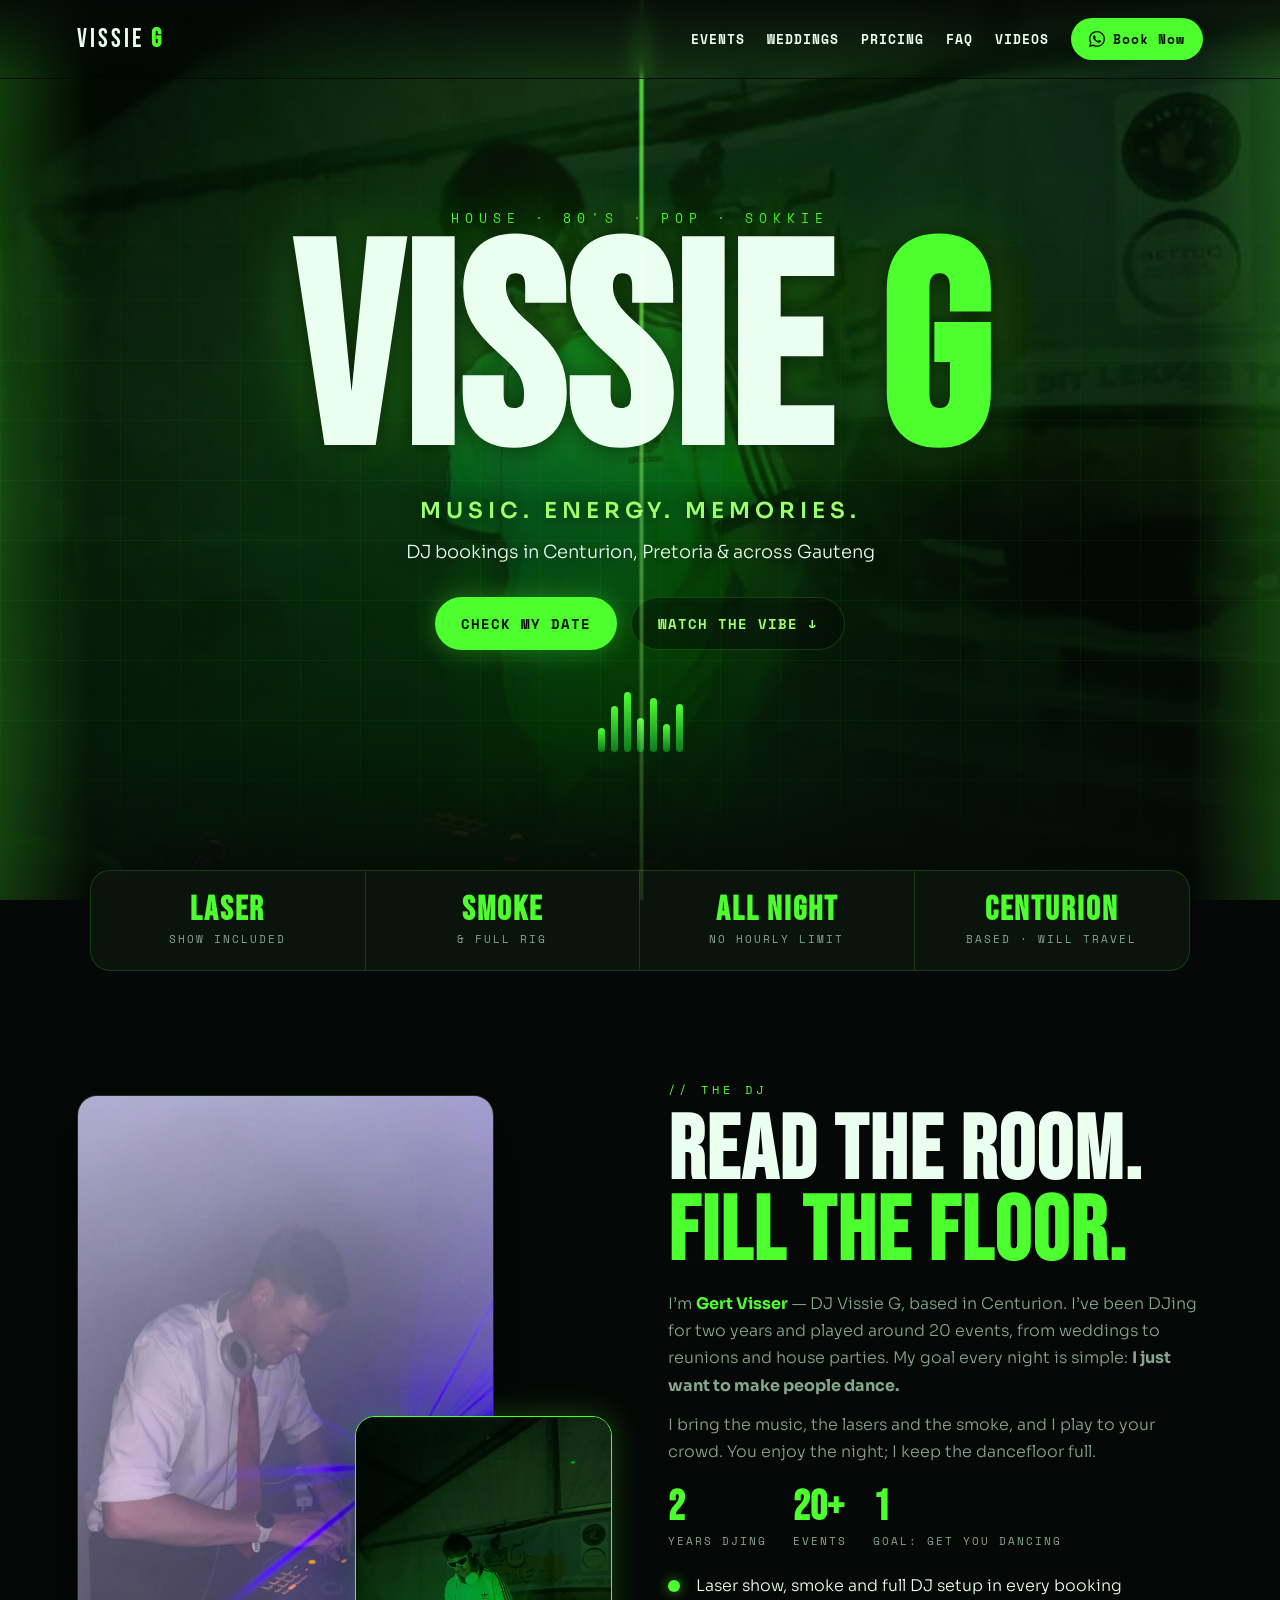
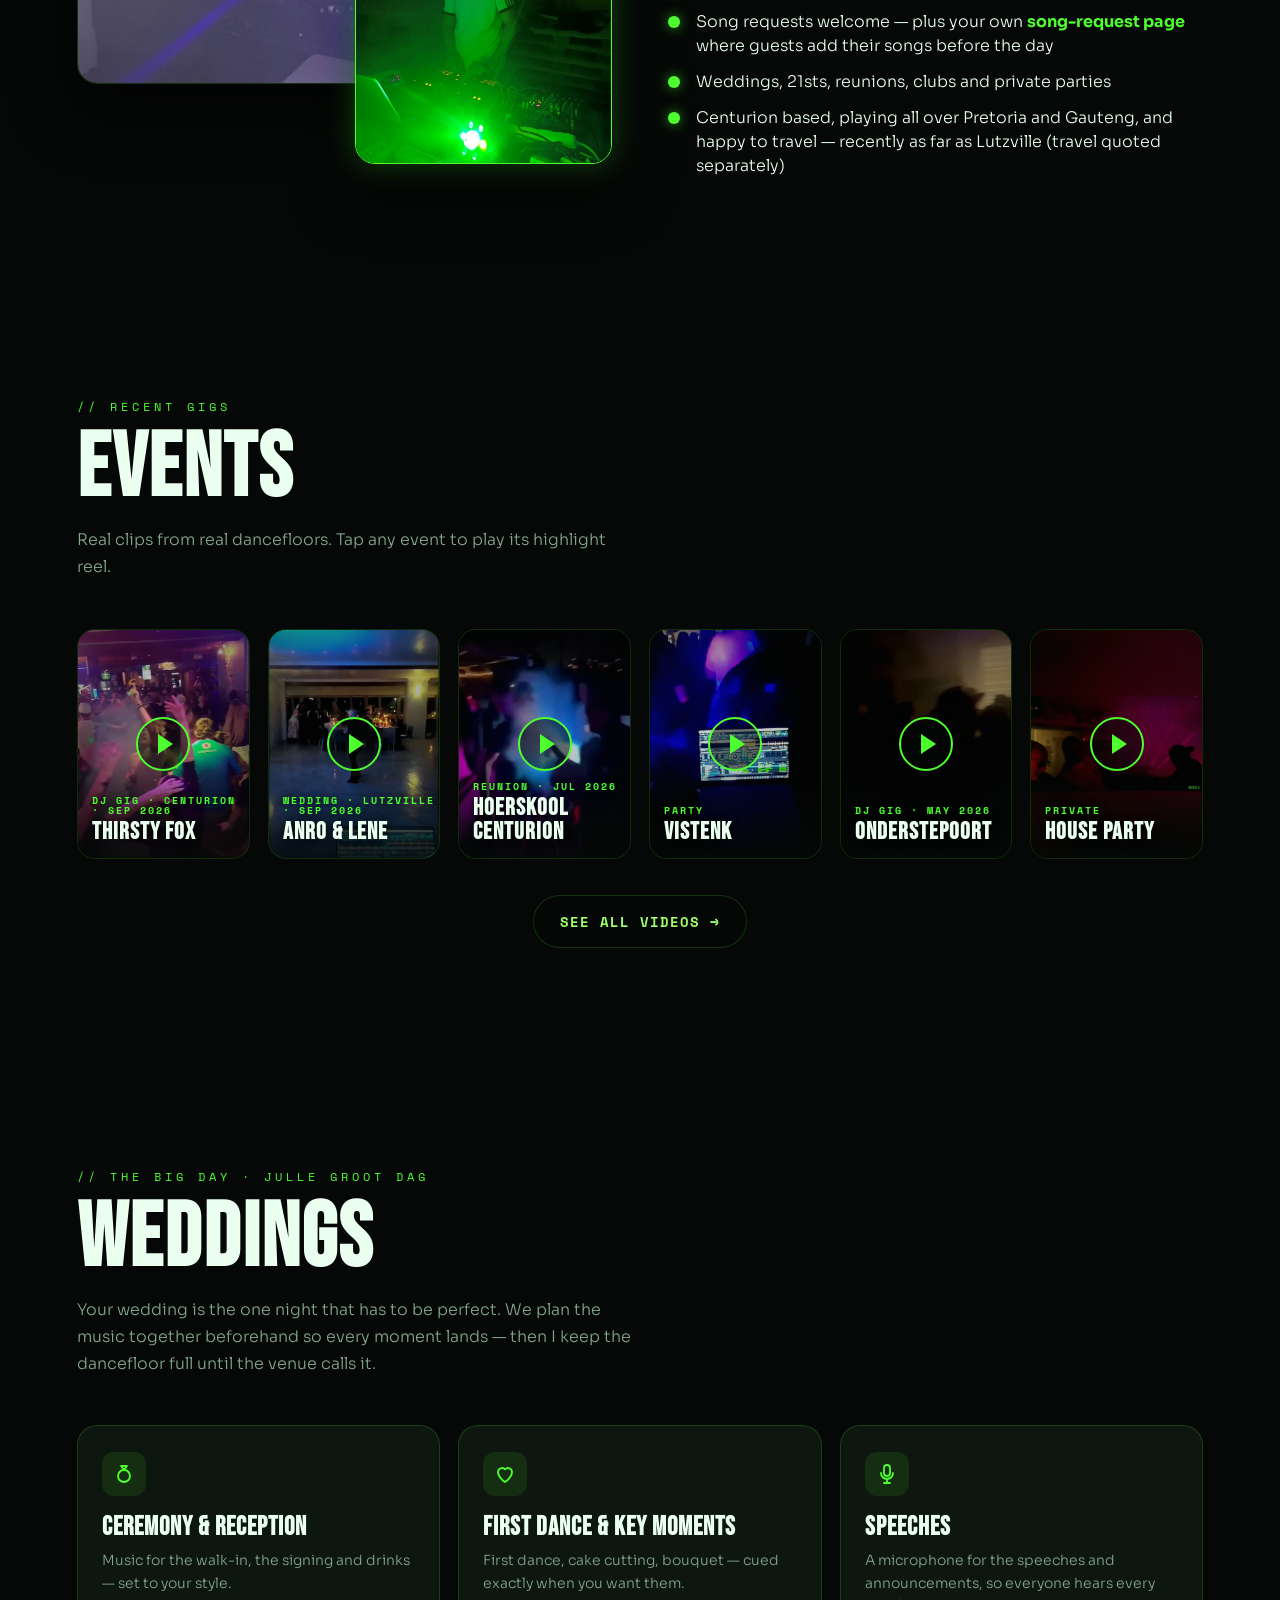
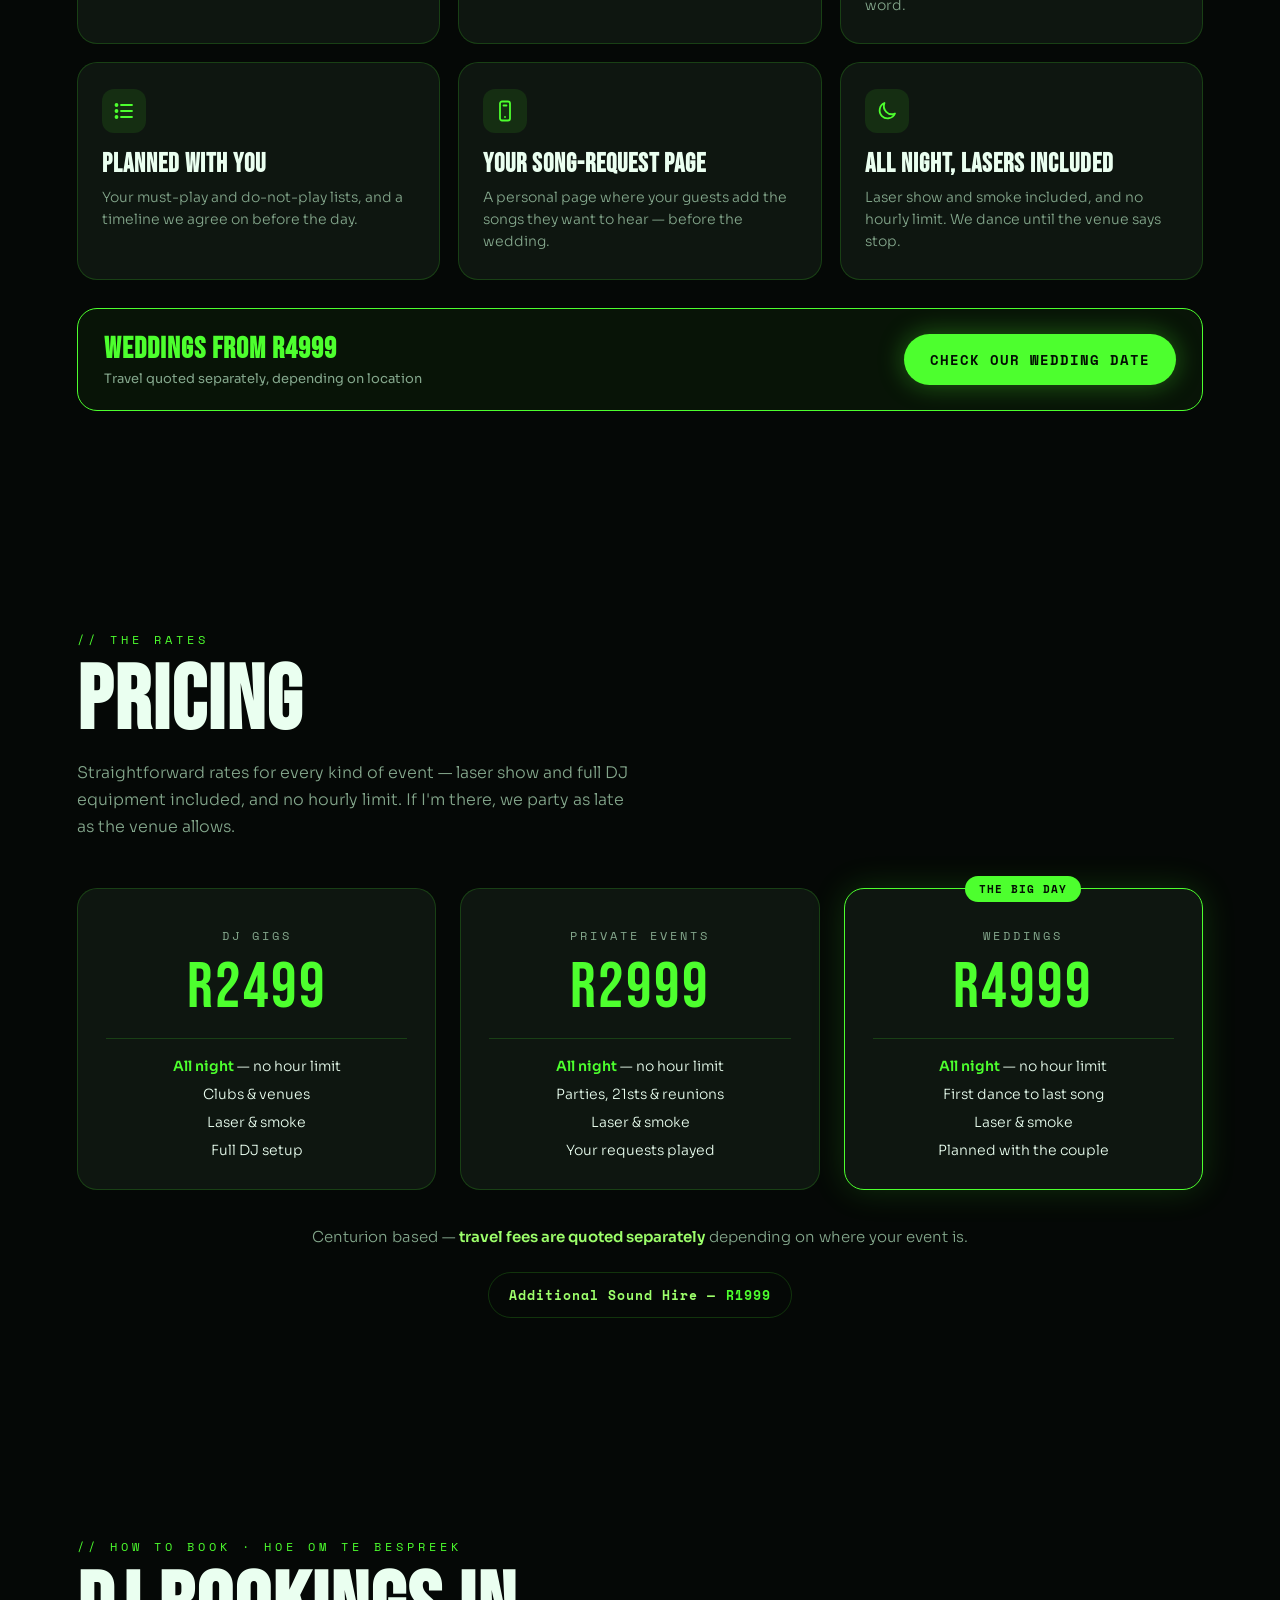
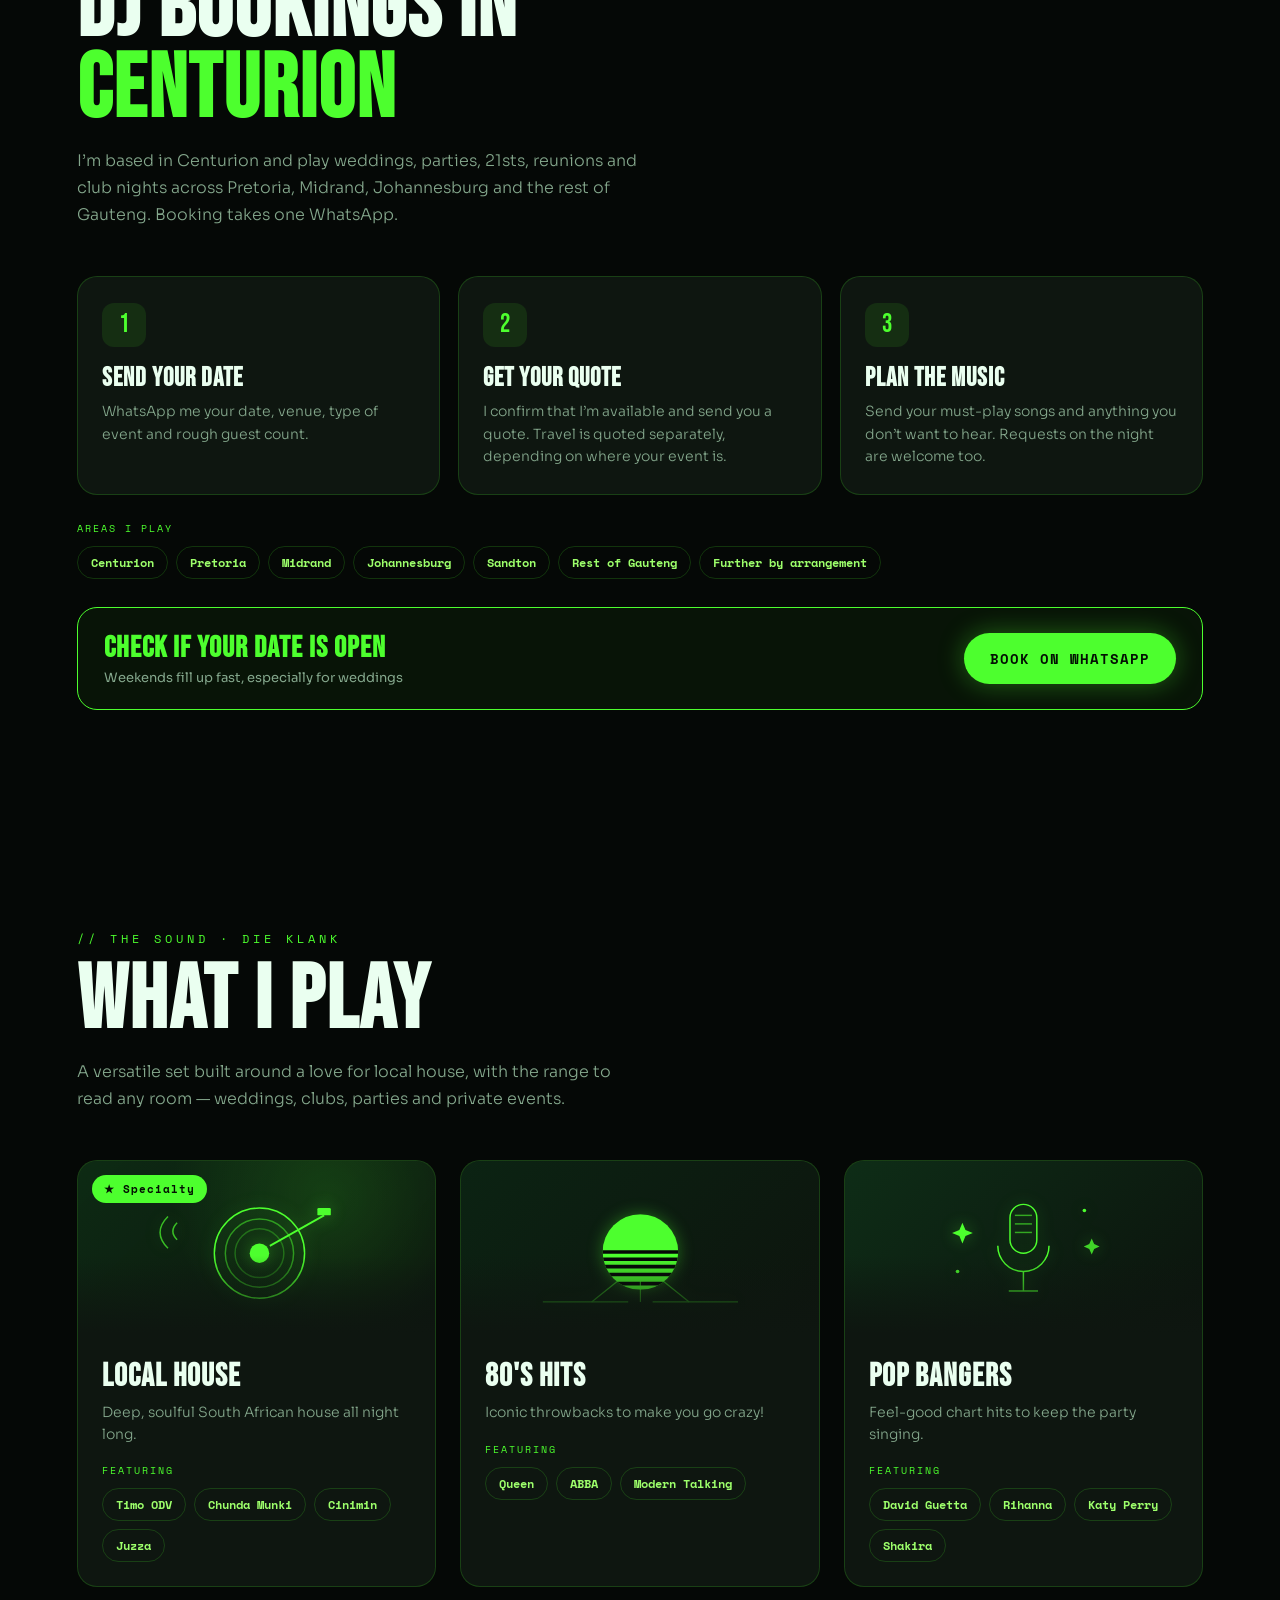
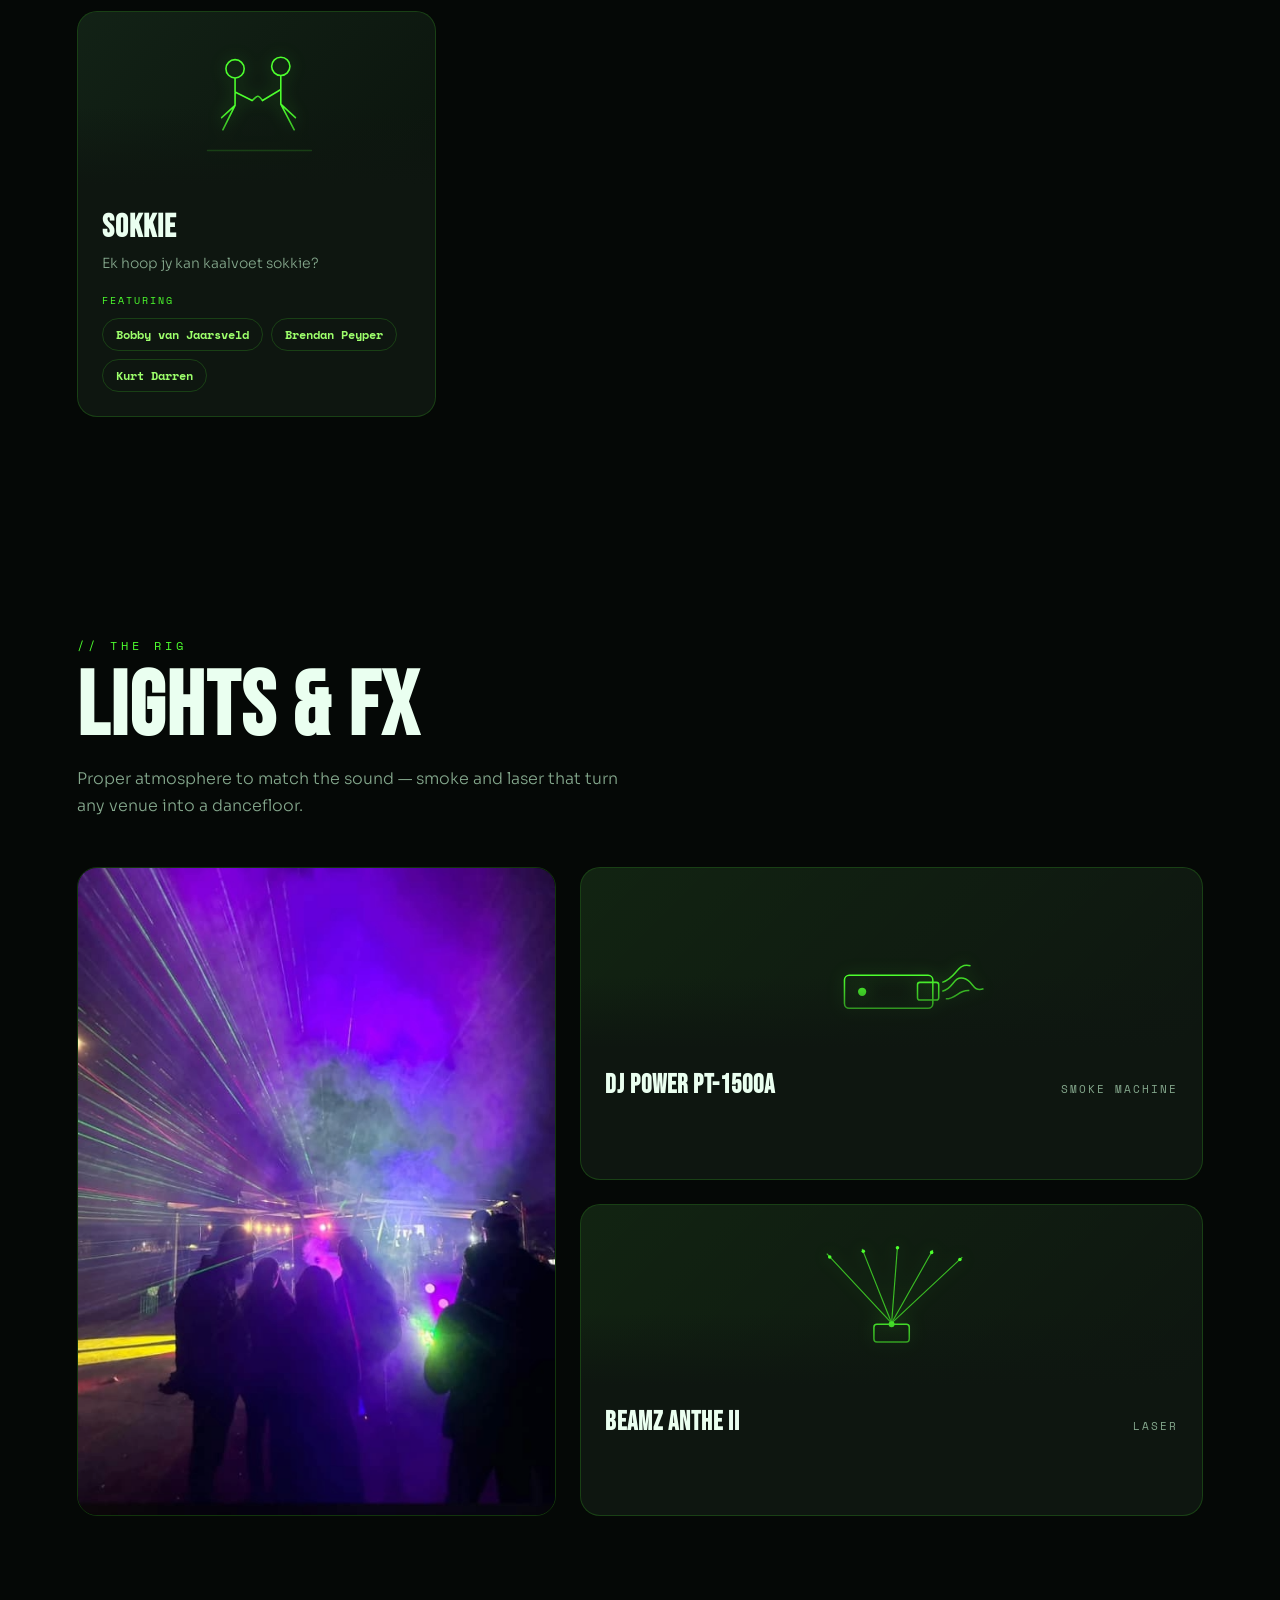
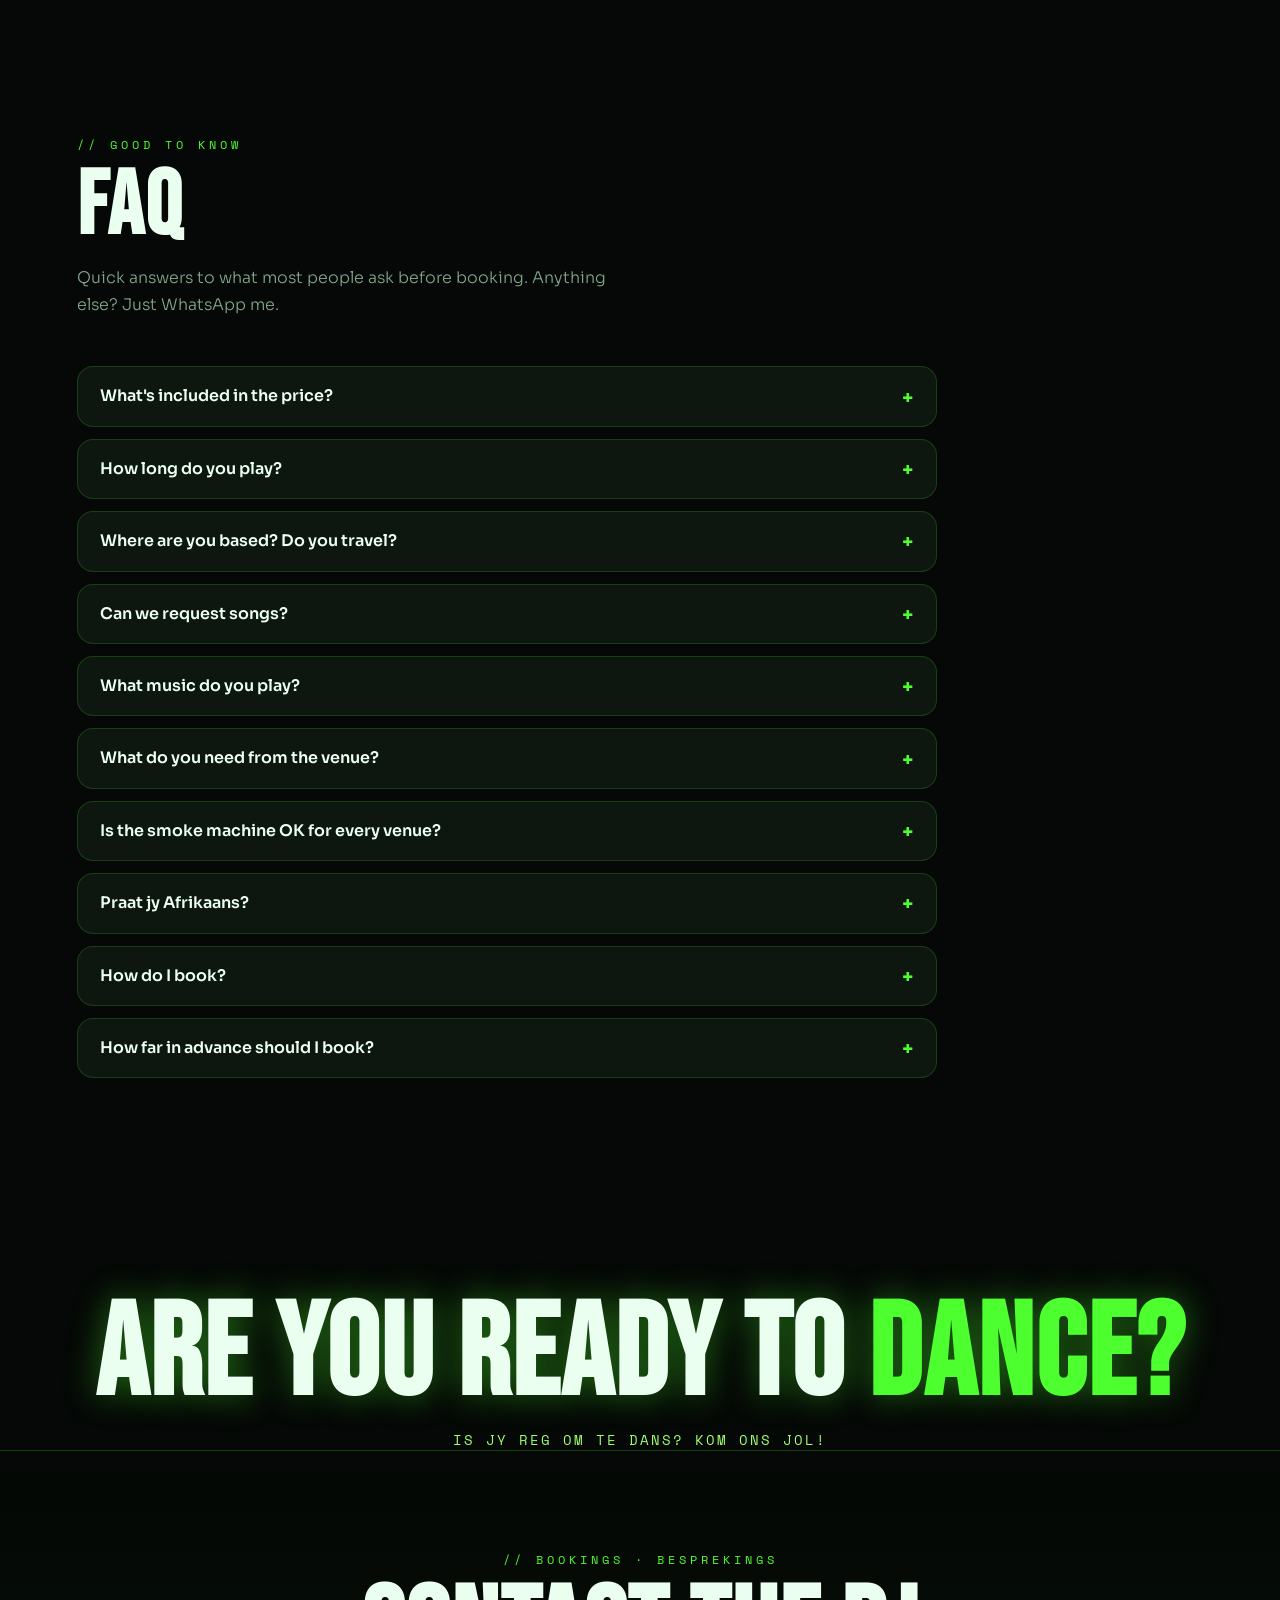
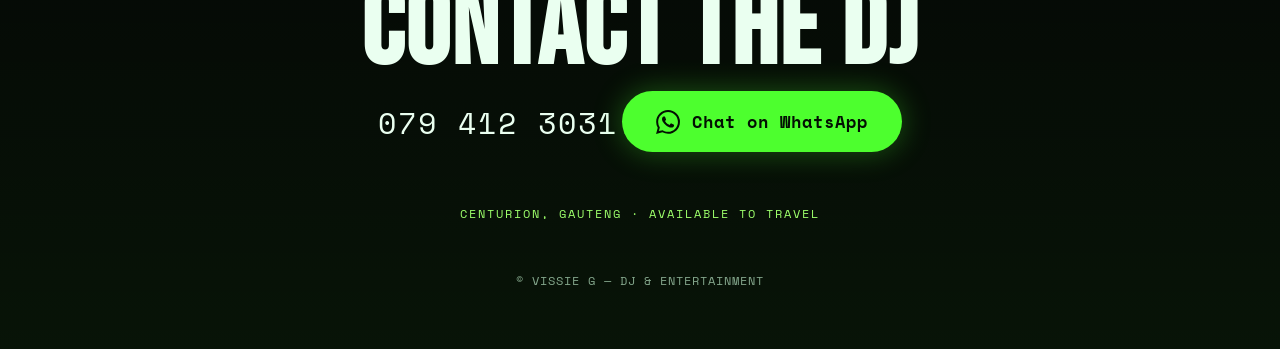
<file: index.html>
<!DOCTYPE html>
<html lang="en">
<head>
<meta charset="UTF-8">
<meta name="viewport" content="width=device-width, initial-scale=1.0">
<title>DJ Bookings Centurion | DJ Vissie G &ndash; Weddings &amp; Parties</title>
<meta name="description" content="Book DJ Vissie G in Centurion for weddings, parties, 21sts, reunions and club nights across Pretoria and Gauteng. Laser and smoke show included. WhatsApp to book.">
<meta name="google-site-verification" content="qpVt-CH7w7QvyfBMrYAVuR2yeWJfyBko4rgpieFxit4">
<meta name="theme-color" content="#050806">
<meta property="og:type" content="website">
<meta property="og:title" content="DJ Vissie G &mdash; DJ Bookings in Centurion">
<meta property="og:description" content="Music. Energy. Memories. DJ bookings in Centurion, Pretoria and across Gauteng. Laser show included, no hourly limit.">
<meta property="og:image" content="https://djvissieg.visserai.co.za/media/og.jpg">
<meta property="og:image:width" content="1200">
<meta property="og:image:height" content="630">
<meta property="og:url" content="https://djvissieg.visserai.co.za/">
<meta property="og:site_name" content="DJ Vissie G">
<meta name="twitter:card" content="summary_large_image">
<meta name="twitter:image" content="https://djvissieg.visserai.co.za/media/og.jpg">
<link rel="canonical" href="https://djvissieg.visserai.co.za/">
<link rel="icon" type="image/png" sizes="48x48" href="media/favicon-48.png">
<link rel="apple-touch-icon" href="media/apple-touch-icon.png">
<link rel="preconnect" href="https://fonts.googleapis.com">
<link rel="preconnect" href="https://fonts.gstatic.com" crossorigin>
<link href="https://fonts.googleapis.com/css2?family=Bebas+Neue&family=Sora:wght@300;400;600;700&family=Space+Mono:wght@400;700&display=swap" rel="stylesheet">
<link rel="stylesheet" href="style.css?v=20261008">
<script type="application/ld+json">{"@context":"https://schema.org","@graph":[{"@type":"WebSite","name":"DJ Vissie G","alternateName":"Vissie G","url":"https://djvissieg.visserai.co.za/"},{"@type":["LocalBusiness","EntertainmentBusiness"],"@id":"https://djvissieg.visserai.co.za/#business","name":"DJ Vissie G","alternateName":"Vissie G","url":"https://djvissieg.visserai.co.za/","image":"https://djvissieg.visserai.co.za/media/og.jpg","logo":"https://djvissieg.visserai.co.za/media/logo-512.png","telephone":"+27794123031","priceRange":"R2499 - R4999","founder":{"@type":"Person","name":"Gert Visser"},"address":{"@type":"PostalAddress","addressLocality":"Centurion","addressRegion":"Gauteng","addressCountry":"ZA"},"areaServed":[{"@type":"City","name":"Centurion"},{"@type":"City","name":"Pretoria"},{"@type":"City","name":"Midrand"},{"@type":"City","name":"Johannesburg"},{"@type":"AdministrativeArea","name":"Gauteng"}],"description":"DJ bookings in Centurion for weddings, private parties, 21sts, reunions and club gigs. Laser and smoke included. Based in Centurion, playing across Pretoria and the rest of Gauteng, and open to travel."},{"@type":"FAQPage","mainEntity":[{"@type":"Question","name":"What's included in the price?","acceptedAnswer":{"@type":"Answer","text":"Every booking includes the full DJ setup, the laser show and smoke. For bigger venues that need more volume, additional sound hire is available for R1999."}},{"@type":"Question","name":"How long do you play?","acceptedAnswer":{"@type":"Answer","text":"There's no hourly limit. If I'm there, we go all night — as late as your venue allows and for as long as the dancefloor keeps going."}},{"@type":"Question","name":"Where are you based? Do you travel?","acceptedAnswer":{"@type":"Answer","text":"I'm based in Centurion and play all over Pretoria, Midrand, Johannesburg and the rest of Gauteng. I'm happy to travel further too. Travel fees are quoted separately, depending on where your event is."}},{"@type":"Question","name":"Can we request songs?","acceptedAnswer":{"@type":"Answer","text":"Yes, please! Send your must-play songs (and anything you don't want to hear) before the event, and requests on the night are welcome too."}},{"@type":"Question","name":"What music do you play?","acceptedAnswer":{"@type":"Answer","text":"Local house is my specialty, plus 80's hits, pop bangers and sokkie. I read the room and mix it to suit your crowd."}},{"@type":"Question","name":"What do you need from the venue?","acceptedAnswer":{"@type":"Answer","text":"Space for the DJ setup and access to power close by. I'll arrive early to set up and sound-check, and we'll confirm the details with you or the venue beforehand."}},{"@type":"Question","name":"Is the smoke machine OK for every venue?","acceptedAnswer":{"@type":"Answer","text":"Some venues have smoke detectors, so it's worth checking with them. The smoke can be turned down or switched off if needed."}},{"@type":"Question","name":"Praat jy Afrikaans?","acceptedAnswer":{"@type":"Answer","text":"Ja, natuurlik! Afrikaans of English — en ek hoop jy kan kaalvoet sokkie."}},{"@type":"Question","name":"How do I book?","acceptedAnswer":{"@type":"Answer","text":"Send a WhatsApp with your date, venue, type of event and rough guest count. I'll confirm availability and send you a quote."}},{"@type":"Question","name":"How far in advance should I book?","acceptedAnswer":{"@type":"Answer","text":"As early as possible — weekends fill up fast, especially for weddings."}}]}]}</script>
</head>
<body>

<div class="laser-fx" aria-hidden="true">
  <span class="beam" style="--a1:-24deg;--a2:-8deg;--d:7s"></span>
  <span class="beam" style="--a1:-12deg;--a2:5deg;--d:9s"></span>
  <span class="beam" style="--a1:3deg;--a2:-5deg;--d:6.5s"></span>
  <span class="beam" style="--a1:13deg;--a2:26deg;--d:8s"></span>
  <span class="beam" style="--a1:22deg;--a2:36deg;--d:10s"></span>
  <span class="edge l"></span><span class="edge r"></span>
</div>

<header id="hdr">
  <a class="brand" href="index.html">VISSIE<b> G</b></a>
  <nav class="nav">
    <a class="nav-link hide-sm" href="#gigs">Gigs</a>
    <a class="nav-link hide-sm" href="#events">Events</a>
    <a class="nav-link hide-sm" href="#weddings">Weddings</a>
    <a class="nav-link hide-sm" href="#pricing">Pricing</a>
    <a class="nav-link hide-sm" href="#faq">FAQ</a>
    <a class="nav-link" href="videos.html">Videos</a>
    <a class="wa-btn" href="https://wa.me/27794123031?text=Hi%20Vissie%20G%2C%20I'd%20like%20to%20book%20you%20for%20an%20event." target="_blank" rel="noopener">
      <svg viewBox="0 0 24 24"><use href="#wa"/></svg><span>Book Now</span>
    </a>
  </nav>
</header>

<svg width="0" height="0" style="position:absolute" aria-hidden="true"><symbol id="wa" viewBox="0 0 24 24"><path d="M.057 24l1.687-6.163a11.867 11.867 0 01-1.587-5.946C.16 5.335 5.495 0 12.05 0a11.82 11.82 0 018.413 3.488 11.82 11.82 0 013.48 8.414c-.003 6.557-5.338 11.892-11.893 11.892a11.9 11.9 0 01-5.688-1.448L.057 24zm6.597-3.807c1.676.995 3.276 1.591 5.392 1.592 5.448 0 9.886-4.434 9.889-9.885.002-5.462-4.415-9.89-9.881-9.892-5.452 0-9.887 4.434-9.889 9.884a9.83 9.83 0 001.667 5.513l-.999 3.648 3.821-.86zm11.387-5.464c-.074-.124-.272-.198-.57-.347-.297-.149-1.758-.868-2.031-.967-.272-.099-.47-.149-.669.149-.198.297-.768.967-.941 1.165-.173.198-.347.223-.644.074-.297-.149-1.255-.462-2.39-1.475-.883-.788-1.48-1.761-1.653-2.059-.173-.297-.018-.458.13-.606.134-.133.297-.347.446-.521.151-.172.2-.296.3-.495.099-.198.05-.372-.025-.521-.075-.148-.669-1.611-.916-2.206-.242-.579-.487-.501-.669-.51l-.57-.01c-.198 0-.52.074-.792.372s-1.04 1.016-1.04 2.479 1.065 2.876 1.213 3.074c.149.198 2.095 3.2 5.076 4.487.709.306 1.263.489 1.694.626.712.226 1.36.194 1.872.118.571-.085 1.758-.719 2.006-1.413.248-.695.248-1.29.173-1.414z"/></symbol></svg>

<div class="hero">
  <a class="next-gig" href="#gigs"><i aria-hidden="true"></i><em>Next gig</em><b>Sat 10 Oct</b><span>Thirsty Fox</span></a>
  <div class="kicker">House &middot; 80's &middot; Pop &middot; Sokkie</div>
  <h1>VISSIE <span>G</span></h1>
  <p class="slogan">Music. Energy. Memories.</p>
  <p class="tag">DJ bookings in Centurion, Pretoria &amp; across Gauteng</p>
  <div class="hero-cta">
    <a class="btn-solid" href="https://wa.me/27794123031?text=Hi%20Vissie%20G%2C%20I'd%20like%20to%20book%20you%20for%20an%20event." target="_blank" rel="noopener">Check my date</a>
    <a class="btn-ghost" href="#events">Watch the vibe &darr;</a>
  </div>
  <div class="eq"><span></span><span></span><span></span><span></span><span></span><span></span><span></span></div>
</div>

<div class="stats">
  <div><b>Laser</b><span>show included</span></div>
  <div><b>Smoke</b><span>&amp; full rig</span></div>
  <div><b>All night</b><span>no hourly limit</span></div>
  <div><b>Centurion</b><span>based &middot; will travel</span></div>
</div>

<!-- Upcoming gigs: one <li> per date. site.js hides dates once the set has ended (02:00 the next morning) and flags the next one. -->
<section class="block" id="gigs">
  <div class="sec-head">
    <div class="lbl">// Catch me live &middot; Kom jol saam</div>
    <h2>Upcoming Gigs</h2>
    <p>Where I&rsquo;m playing next. Come dance.</p>
  </div>
  <ol class="fx-list">
    <li class="fx next" data-date="2026-10-10" data-label="Sat 10 Oct">
      <time class="fx-date" datetime="2026-10-10"><span>Sat</span><b>10</b><span>Oct</span></time>
      <div class="fx-info"><h4>Thirsty Fox</h4><p>Sports Bar &middot; Centurion</p></div>
      <div class="fx-meta"><span class="fx-badge">Next up</span><span class="fx-time">19:00 &ndash; 02:00</span></div>
    </li>
    <li class="fx" data-date="2026-10-17" data-label="Sat 17 Oct">
      <time class="fx-date" datetime="2026-10-17"><span>Sat</span><b>17</b><span>Oct</span></time>
      <div class="fx-info"><h4>Coconut Joes</h4><p>Sports Bar &middot; Centurion</p></div>
      <div class="fx-meta"><span class="fx-badge">Next up</span><span class="fx-time">19:00 &ndash; 02:00</span></div>
    </li>
    <li class="fx" data-date="2026-10-24" data-label="Sat 24 Oct">
      <time class="fx-date" datetime="2026-10-24"><span>Sat</span><b>24</b><span>Oct</span></time>
      <div class="fx-info"><h4>Thirsty Fox</h4><p>Sports Bar &middot; Centurion</p></div>
      <div class="fx-meta"><span class="fx-badge">Next up</span><span class="fx-time">19:00 &ndash; 02:00</span></div>
    </li>
  </ol>
</section>

<section class="block" id="about">
  <div class="about">
    <div class="about-pics">
      <img src="media/dj-wedding.jpg" alt="DJ Vissie G on the decks at a wedding, laser in the smoke" loading="lazy">
      <img src="media/photo.jpg" alt="DJ Vissie G mixing under green light" loading="lazy">
    </div>
    <div class="sec-head">
      <div class="lbl">// The DJ</div>
      <h2>Read the room.<br><span class="neon">Fill the floor.</span></h2>
      <p>I&rsquo;m <b class="neon">Gert Visser</b> &mdash; DJ Vissie G, based in Centurion. I&rsquo;ve been DJing for two years and played around 20 events, from weddings to reunions and house parties. My goal every night is simple: <b>I just want to make people dance.</b></p>
      <p>I bring the music, the lasers and the smoke, and I play to your crowd. You enjoy the night; I keep the dancefloor full.</p>
      <div class="about-stats"><div><b>2</b><span>years DJing</span></div><div><b>20+</b><span>events</span></div><div><b>1</b><span>goal: get you dancing</span></div></div>
      <ul class="ticks">
        <li>Laser show, smoke and full DJ setup in every booking</li>
        <li>Song requests welcome &mdash; plus your own <b class="neon">song-request page</b> where guests add their songs before the day</li>
        <li>Weddings, 21sts, reunions, clubs and private parties</li>
        <li>Centurion based, playing all over Pretoria and Gauteng, and happy to travel &mdash; recently as far as Lutzville (travel quoted separately)</li>
      </ul>
    </div>
  </div>
</section>

<section class="block" id="events">
  <div class="sec-head">
    <div class="lbl">// Recent Gigs</div>
    <h2>Events</h2>
    <p>Real clips from real dancefloors. Tap any event to play its highlight reel.</p>
  </div>
  <div class="m-grid">
    <div class="m-item" data-video tabindex="0" role="button" aria-label="Play Thirsty Fox highlight">
      <video src="media/events/thirsty-fox/reel.mp4" poster="media/events/thirsty-fox/reel.jpg" preload="none" playsinline></video>
      <div class="m-play"><svg viewBox="0 0 56 56"><circle cx="28" cy="28" r="26"/><path d="M23 18l15 10-15 10z"/></svg></div>
      <div class="m-tag"><small>DJ Gig &middot; Centurion &middot; Sep 2026</small>Thirsty Fox</div>
    </div>
    <div class="m-item" data-video tabindex="0" role="button" aria-label="Play Anro &amp; Lene Wedding highlight">
      <video src="media/events/anro-lene-wedding/reel.mp4?v=2" poster="media/events/anro-lene-wedding/reel.jpg" preload="none" playsinline></video>
      <div class="m-play"><svg viewBox="0 0 56 56"><circle cx="28" cy="28" r="26"/><path d="M23 18l15 10-15 10z"/></svg></div>
      <div class="m-tag"><small>Wedding &middot; Lutzville &middot; Sep 2026</small>Anro &amp; Lene</div>
    </div>
    <div class="m-item" data-video tabindex="0" role="button" aria-label="Play Hoerskool Centurion Reunion highlight">
      <video src="media/events/hoerskool-centurion-reunion/reel.mp4?v=2" poster="media/events/hoerskool-centurion-reunion/reel.jpg" preload="none" playsinline></video>
      <div class="m-play"><svg viewBox="0 0 56 56"><circle cx="28" cy="28" r="26"/><path d="M23 18l15 10-15 10z"/></svg></div>
      <div class="m-tag"><small>Reunion &middot; Jul 2026</small>Hoerskool Centurion</div>
    </div>
    <div class="m-item" data-video tabindex="0" role="button" aria-label="Play Vistenk highlight">
      <video src="media/events/vistenk/reel.mp4?v=2" poster="media/events/vistenk/reel.jpg" preload="none" playsinline></video>
      <div class="m-play"><svg viewBox="0 0 56 56"><circle cx="28" cy="28" r="26"/><path d="M23 18l15 10-15 10z"/></svg></div>
      <div class="m-tag"><small>Party</small>Vistenk</div>
    </div>
    <div class="m-item" data-video tabindex="0" role="button" aria-label="Play Onderstepoort highlight">
      <video src="media/events/onderstepoort/reel.mp4?v=2" poster="media/events/onderstepoort/reel.jpg" preload="none" playsinline></video>
      <div class="m-play"><svg viewBox="0 0 56 56"><circle cx="28" cy="28" r="26"/><path d="M23 18l15 10-15 10z"/></svg></div>
      <div class="m-tag"><small>DJ Gig &middot; May 2026</small>Onderstepoort</div>
    </div>
    <div class="m-item" data-video tabindex="0" role="button" aria-label="Play House Party highlight">
      <video src="media/events/house-party/reel.mp4?v=2" poster="media/events/house-party/reel.jpg" preload="none" playsinline></video>
      <div class="m-play"><svg viewBox="0 0 56 56"><circle cx="28" cy="28" r="26"/><path d="M23 18l15 10-15 10z"/></svg></div>
      <div class="m-tag"><small>Private</small>House Party</div>
    </div>
  </div>
  <p class="more"><a class="btn-ghost" href="videos.html">See all videos &rarr;</a></p>
</section>

<section class="block" id="weddings">
  <div class="sec-head">
    <div class="lbl">// The Big Day &middot; Julle groot dag</div>
    <h2>Weddings</h2>
    <p>Your wedding is the one night that has to be perfect. We plan the music together beforehand so every moment lands &mdash; then I keep the dancefloor full until the venue calls it.</p>
  </div>
  <div class="w-grid">
      <div class="w-card"><div class="w-ico" aria-hidden="true"><svg viewBox="0 0 24 24"><circle cx="12" cy="14" r="6"/><path d="M9 4h6l-3 4z"/></svg></div><h4>Ceremony &amp; reception</h4><p>Music for the walk-in, the signing and drinks &mdash; set to your style.</p></div>
      <div class="w-card"><div class="w-ico" aria-hidden="true"><svg viewBox="0 0 24 24"><path d="M12 20s-7-4.4-7-10a4 4 0 017-2.6A4 4 0 0119 10c0 5.6-7 10-7 10z"/></svg></div><h4>First dance &amp; key moments</h4><p>First dance, cake cutting, bouquet &mdash; cued exactly when you want them.</p></div>
      <div class="w-card"><div class="w-ico" aria-hidden="true"><svg viewBox="0 0 24 24"><rect x="9" y="3" width="6" height="11" rx="3"/><path d="M6 11a6 6 0 0012 0M12 17v4M9 21h6"/></svg></div><h4>Speeches</h4><p>A microphone for the speeches and announcements, so everyone hears every word.</p></div>
      <div class="w-card"><div class="w-ico" aria-hidden="true"><svg viewBox="0 0 24 24"><path d="M9 6h11M9 12h11M9 18h11"/><circle cx="4.5" cy="6" r="1"/><circle cx="4.5" cy="12" r="1"/><circle cx="4.5" cy="18" r="1"/></svg></div><h4>Planned with you</h4><p>Your must-play and do-not-play lists, and a timeline we agree on before the day.</p></div>
      <div class="w-card"><div class="w-ico" aria-hidden="true"><svg viewBox="0 0 24 24"><rect x="7" y="2.5" width="10" height="19" rx="2"/><path d="M10.5 6.5h3M12 18h.01"/></svg></div><h4>Your song-request page</h4><p>A personal page where your guests add the songs they want to hear &mdash; before the wedding.</p></div>
      <div class="w-card"><div class="w-ico" aria-hidden="true"><svg viewBox="0 0 24 24"><path d="M20 14.5A8 8 0 019.5 4 8 8 0 1020 14.5z"/></svg></div><h4>All night, lasers included</h4><p>Laser show and smoke included, and no hourly limit. We dance until the venue says stop.</p></div>
  </div>
  <div class="w-cta">
    <div><b>Weddings from R4999</b><span>Travel quoted separately, depending on location</span></div>
    <a class="btn-solid" href="https://wa.me/27794123031?text=Hi%20Vissie%20G%2C%20we're%20getting%20married%20and%20would%20like%20to%20check%20your%20availability." target="_blank" rel="noopener">Check our wedding date</a>
  </div>
</section>

<section class="block" id="pricing">
  <div class="sec-head">
    <div class="lbl">// The Rates</div>
    <h2>Pricing</h2>
    <p>Straightforward rates for every kind of event &mdash; laser show and full DJ equipment included, and no hourly limit. If I'm there, we party as late as the venue allows.</p>
  </div>
  <div class="price-grid">
    <div class="price-card">
      <div class="pc-type">DJ Gigs</div>
      <div class="pc-amount">R2499</div>
      <ul class="pc-list"><li><b>All night</b> &mdash; no hour limit</li><li>Clubs &amp; venues</li><li>Laser &amp; smoke</li><li>Full DJ setup</li></ul>
    </div>
    <div class="price-card">
      <div class="pc-type">Private Events</div>
      <div class="pc-amount">R2999</div>
      <ul class="pc-list"><li><b>All night</b> &mdash; no hour limit</li><li>Parties, 21sts &amp; reunions</li><li>Laser &amp; smoke</li><li>Your requests played</li></ul>
    </div>
    <div class="price-card featured">
      <div class="pc-badge">The big day</div>
      <div class="pc-type">Weddings</div>
      <div class="pc-amount">R4999</div>
      <ul class="pc-list"><li><b>All night</b> &mdash; no hour limit</li><li>First dance to last song</li><li>Laser &amp; smoke</li><li>Planned with the couple</li></ul>
    </div>
  </div>
  <p class="price-note">Centurion based &mdash; <b>travel fees are quoted separately</b> depending on where your event is.<br>
    <span class="price-addon">Additional Sound Hire &mdash; <b>R1999</b></span></p>
</section>

<section class="block" id="bookings">
  <div class="sec-head">
    <div class="lbl">// How to book &middot; Hoe om te bespreek</div>
    <h2>DJ Bookings in <span class="neon">Centurion</span></h2>
    <p>I&rsquo;m based in Centurion and play weddings, parties, 21sts, reunions and club nights across Pretoria, Midrand, Johannesburg and the rest of Gauteng. Booking takes one WhatsApp.</p>
  </div>
  <div class="w-grid">
    <div class="w-card"><div class="w-ico num" aria-hidden="true">1</div><h4>Send your date</h4><p>WhatsApp me your date, venue, type of event and rough guest count.</p></div>
    <div class="w-card"><div class="w-ico num" aria-hidden="true">2</div><h4>Get your quote</h4><p>I confirm that I&rsquo;m available and send you a quote. Travel is quoted separately, depending on where your event is.</p></div>
    <div class="w-card"><div class="w-ico num" aria-hidden="true">3</div><h4>Plan the music</h4><p>Send your must-play songs and anything you don&rsquo;t want to hear. Requests on the night are welcome too.</p></div>
  </div>
  <div class="areas"><div class="chip-lbl">Areas I play</div><div class="chip-row"><span>Centurion</span><span>Pretoria</span><span>Midrand</span><span>Johannesburg</span><span>Sandton</span><span>Rest of Gauteng</span><span>Further by arrangement</span></div></div>
  <div class="w-cta">
    <div><b>Check if your date is open</b><span>Weekends fill up fast, especially for weddings</span></div>
    <a class="btn-solid" href="https://wa.me/27794123031?text=Hi%20Vissie%20G%2C%20I'd%20like%20to%20book%20you%20for%20an%20event." target="_blank" rel="noopener">Book on WhatsApp</a>
  </div>
</section>

<section class="block" id="sounds">
  <div class="sec-head">
    <div class="lbl">// The Sound &middot; Die klank</div>
    <h2>What I Play</h2>
    <p>A versatile set built around a love for local house, with the range to read any room &mdash; weddings, clubs, parties and private events.</p>
  </div>
  <div class="grid">
    <div class="gcard house">
      <div class="gcard-art"><div class="spec-badge">&#9733; Specialty</div><svg viewBox="0 0 400 220" preserveAspectRatio="xMidYMid meet">
<g fill="none" stroke="currentColor" stroke-width="2.4">
<circle cx="205" cy="120" r="74"/><circle cx="205" cy="120" r="56" opacity=".5"/><circle cx="205" cy="120" r="40" opacity=".3"/>
<circle cx="205" cy="120" r="16" fill="currentColor" stroke="none"/>
<rect x="300" y="46" width="22" height="12" rx="2" fill="currentColor" stroke="none"/>
<line x1="311" y1="58" x2="222" y2="108" stroke-width="3"/>
<path d="M70 70q-14 14 0 28M55 60q-26 26 0 52" opacity=".7"/>
</g></svg></div>
      <div class="gcard-body">
        <h4>Local House</h4>
        <p>Deep, soulful South African house all night long.</p>
        <div class="chips"><div class="chip-lbl">Featuring</div><div class="chip-row"><span>Timo ODV</span><span>Chunda Munki</span><span>Cinimin</span><span>Juzza</span></div></div>
      </div>
    </div>
    <div class="gcard eighties">
      <div class="gcard-art"><svg viewBox="0 0 400 220" preserveAspectRatio="xMidYMid meet">
<defs><clipPath id="sun"><circle cx="200" cy="118" r="62"/></clipPath></defs>
<g clip-path="url(#sun)"><rect x="138" y="56" width="124" height="124" fill="currentColor"/>
<g stroke="#050806" stroke-width="6"><line x1="138" y1="118" x2="262" y2="118"/><line x1="138" y1="130" x2="262" y2="130"/><line x1="138" y1="142" x2="262" y2="142"/><line x1="138" y1="155" x2="262" y2="155"/><line x1="138" y1="170" x2="262" y2="170"/></g></g>
<g stroke="currentColor" stroke-width="2" opacity=".55" fill="none">
<line x1="40" y1="200" x2="180" y2="200"/><line x1="220" y1="200" x2="360" y2="200"/>
<line x1="120" y1="200" x2="170" y2="160"/><line x1="200" y1="200" x2="200" y2="160"/><line x1="280" y1="200" x2="230" y2="160"/></g>
</svg></div>
      <div class="gcard-body">
        <h4>80's Hits</h4>
        <p>Iconic throwbacks to make you go crazy!</p>
        <div class="chips"><div class="chip-lbl">Featuring</div><div class="chip-row"><span>Queen</span><span>ABBA</span><span>Modern Talking</span></div></div>
      </div>
    </div>
    <div class="gcard pop">
      <div class="gcard-art"><svg viewBox="0 0 400 220" preserveAspectRatio="xMidYMid meet">
<g fill="none" stroke="currentColor" stroke-width="2.4">
<rect x="178" y="40" width="44" height="80" rx="22"/>
<line x1="186" y1="58" x2="214" y2="58" opacity=".6"/><line x1="186" y1="72" x2="214" y2="72" opacity=".6"/><line x1="186" y1="86" x2="214" y2="86" opacity=".6"/>
<path d="M158 108a42 42 0 0084 0"/><line x1="200" y1="150" x2="200" y2="182"/><line x1="176" y1="182" x2="224" y2="182"/>
</g>
<g fill="currentColor"><path d="M100 70l5 12 12 5-12 5-5 12-5-12-12-5 12-5z"/><path d="M312 96l4 9 9 4-9 4-4 9-4-9-9-4 9-4z" opacity=".8"/><circle cx="300" cy="50" r="3"/><circle cx="92" cy="150" r="3"/></g>
</svg></div>
      <div class="gcard-body">
        <h4>Pop Bangers</h4>
        <p>Feel-good chart hits to keep the party singing.</p>
        <div class="chips"><div class="chip-lbl">Featuring</div><div class="chip-row"><span>David Guetta</span><span>Rihanna</span><span>Katy Perry</span><span>Shakira</span></div></div>
      </div>
    </div>
    <div class="gcard sokkie">
      <div class="gcard-art"><svg viewBox="0 0 400 220" preserveAspectRatio="xMidYMid meet">
<g fill="none" stroke="currentColor" stroke-width="2.6" stroke-linecap="round" stroke-linejoin="round">
<circle cx="165" cy="62" r="15"/><path d="M165 78v44l-20 40M165 100l28 14M165 122l-22 20"/>
<circle cx="240" cy="58" r="15"/><path d="M240 74v46l22 42M240 96l-30 18M240 120l24 22"/>
<path d="M193 114c8-6 8-12 17 0" opacity=".8"/>
<line x1="120" y1="196" x2="290" y2="196" opacity=".4"/></g>
</svg></div>
      <div class="gcard-body">
        <h4>Sokkie</h4>
        <p>Ek hoop jy kan kaalvoet sokkie?</p>
        <div class="chips"><div class="chip-lbl">Featuring</div><div class="chip-row"><span>Bobby van Jaarsveld</span><span>Brendan Peyper</span><span>Kurt Darren</span></div></div>
      </div>
    </div>
  </div>
</section>

<section class="block" id="rig">
  <div class="sec-head">
    <div class="lbl">// The Rig</div>
    <h2>Lights &amp; FX</h2>
    <p>Proper atmosphere to match the sound &mdash; smoke and laser that turn any venue into a dancefloor.</p>
  </div>
  <div class="rig-wrap">
    <img class="rig-photo" src="media/Gear.png" alt="Laser beams cutting through smoke over a crowd" loading="lazy">
    <div class="rig-grid">
      <div class="rig-card">
        <div class="rig-art"><svg viewBox="0 0 400 220" preserveAspectRatio="xMidYMid meet">
<g fill="none" stroke="currentColor" stroke-width="2.6" stroke-linejoin="round">
<rect x="120" y="138" width="150" height="56" rx="8"/><circle cx="150" cy="166" r="7" fill="currentColor" stroke="none"/>
<rect x="244" y="150" width="36" height="30" rx="4"/>
<g opacity=".85"><path d="M286 165c20-4 18-26 36-22s14 24 34 18"/><path d="M286 150c26-8 24-34 48-28"/><path d="M292 178c18 0 22-16 40-14"/></g>
</g></svg></div>
        <div class="rig-info"><h4>DJ Power PT-1500A</h4><div class="t">Smoke Machine</div></div>
      </div>
      <div class="rig-card">
        <div class="rig-art"><svg viewBox="0 0 400 220" preserveAspectRatio="xMidYMid meet">
<g stroke="currentColor" fill="none" stroke-width="2.6"><rect x="170" y="160" width="60" height="30" rx="5"/><circle cx="200" cy="160" r="5" fill="currentColor" stroke="none"/></g>
<g stroke="currentColor" stroke-width="2" opacity=".7"><line x1="200" y1="158" x2="90" y2="40"/><line x1="200" y1="158" x2="150" y2="32"/><line x1="200" y1="158" x2="210" y2="28"/><line x1="200" y1="158" x2="270" y2="34"/><line x1="200" y1="158" x2="320" y2="46"/></g>
<g fill="currentColor"><circle cx="95" cy="46" r="3"/><circle cx="152" cy="36" r="3"/><circle cx="210" cy="30" r="3"/><circle cx="268" cy="38" r="3"/><circle cx="316" cy="50" r="3"/></g>
</svg></div>
        <div class="rig-info"><h4>Beamz Anthe II</h4><div class="t">Laser</div></div>
      </div>
    </div>
  </div>
</section>

<section class="block" id="faq">
  <div class="sec-head">
    <div class="lbl">// Good to know</div>
    <h2>FAQ</h2>
    <p>Quick answers to what most people ask before booking. Anything else? Just WhatsApp me.</p>
  </div>
  <div class="faq">
    <details><summary>What's included in the price?</summary><p>Every booking includes the full DJ setup, the laser show and smoke. For bigger venues that need more volume, additional sound hire is available for R1999.</p></details>
    <details><summary>How long do you play?</summary><p>There's no hourly limit. If I'm there, we go all night &mdash; as late as your venue allows and for as long as the dancefloor keeps going.</p></details>
    <details><summary>Where are you based? Do you travel?</summary><p>I'm based in Centurion and play all over Pretoria, Midrand, Johannesburg and the rest of Gauteng. I'm happy to travel further too. Travel fees are quoted separately, depending on where your event is.</p></details>
    <details><summary>Can we request songs?</summary><p>Yes, please! Send your must-play songs (and anything you don't want to hear) before the event, and requests on the night are welcome too.</p></details>
    <details><summary>What music do you play?</summary><p>Local house is my specialty, plus 80's hits, pop bangers and sokkie. I read the room and mix it to suit your crowd.</p></details>
    <details><summary>What do you need from the venue?</summary><p>Space for the DJ setup and access to power close by. I'll arrive early to set up and sound-check, and we'll confirm the details with you or the venue beforehand.</p></details>
    <details><summary>Is the smoke machine OK for every venue?</summary><p>Some venues have smoke detectors, so it's worth checking with them. The smoke can be turned down or switched off if needed.</p></details>
    <details><summary>Praat jy Afrikaans?</summary><p>Ja, natuurlik! Afrikaans of English &mdash; en ek hoop jy kan kaalvoet sokkie.</p></details>
    <details><summary>How do I book?</summary><p>Send a WhatsApp with your date, venue, type of event and rough guest count. I'll confirm availability and send you a quote.</p></details>
    <details><summary>How far in advance should I book?</summary><p>As early as possible &mdash; weekends fill up fast, especially for weddings.</p></details>
  </div>
</section>

<section class="cta-band">
  <h2>Are you ready to <span>dance?</span></h2>
  <p class="af">Is jy reg om te dans? Kom ons jol!</p>
</section>

<footer id="contact">
  <div class="lbl">// Bookings &middot; Besprekings</div>
  <h2>Contact The DJ</h2>
  <a class="phone" href="tel:+27794123031">079 412 3031</a>
  <a class="wa-big" href="https://wa.me/27794123031?text=Hi%20Vissie%20G%2C%20I'd%20like%20to%20book%20you%20for%20an%20event." target="_blank" rel="noopener">
    <svg viewBox="0 0 24 24"><use href="#wa"/></svg>
    Chat on WhatsApp
  </a>
  <div class="area">Centurion, Gauteng &middot; available to travel</div>
  <div class="copy">&copy; VISSIE G &mdash; DJ &amp; ENTERTAINMENT</div>
</footer>

<a class="wa-float" href="https://wa.me/27794123031?text=Hi%20Vissie%20G%2C%20I'd%20like%20to%20book%20you%20for%20an%20event." target="_blank" rel="noopener" aria-label="Book on WhatsApp"><svg viewBox="0 0 24 24"><use href="#wa"/></svg></a>

<script src="site.js?v=20261008"></script>
</body>
</html>
</file>
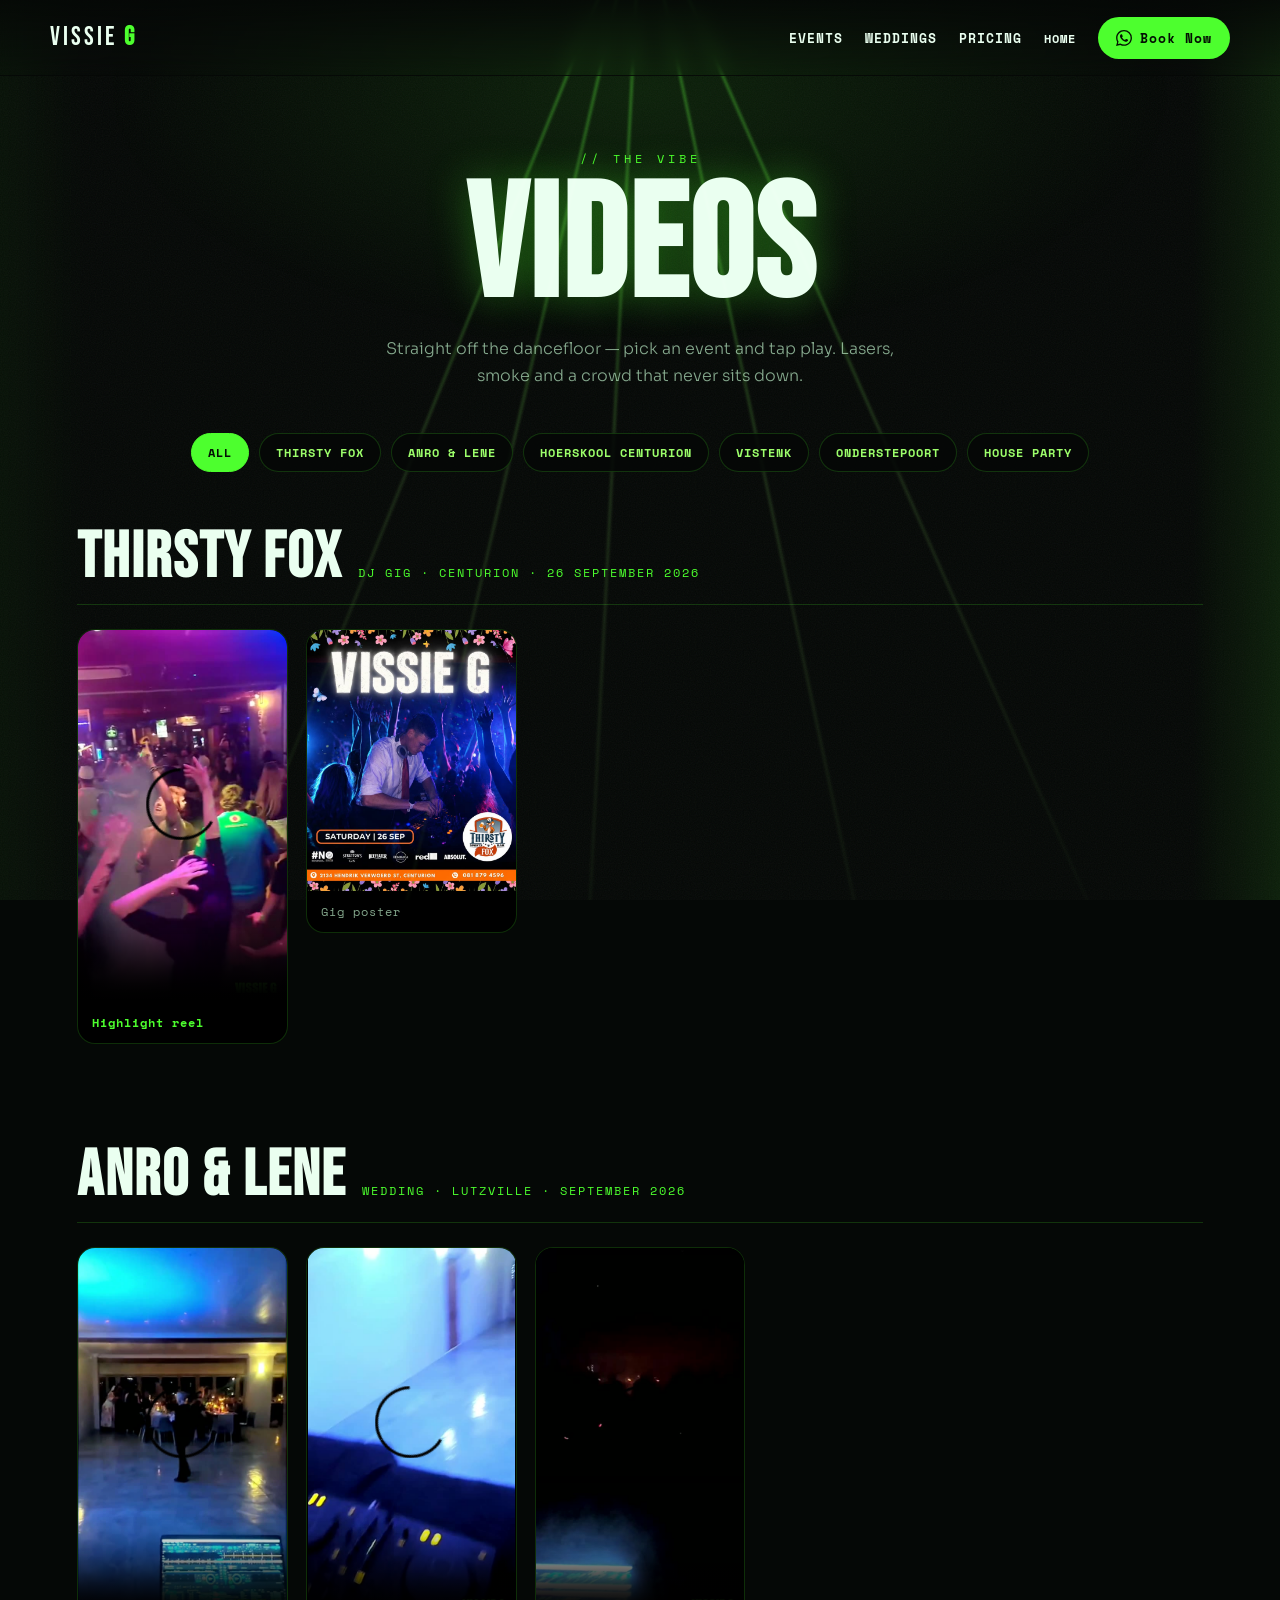
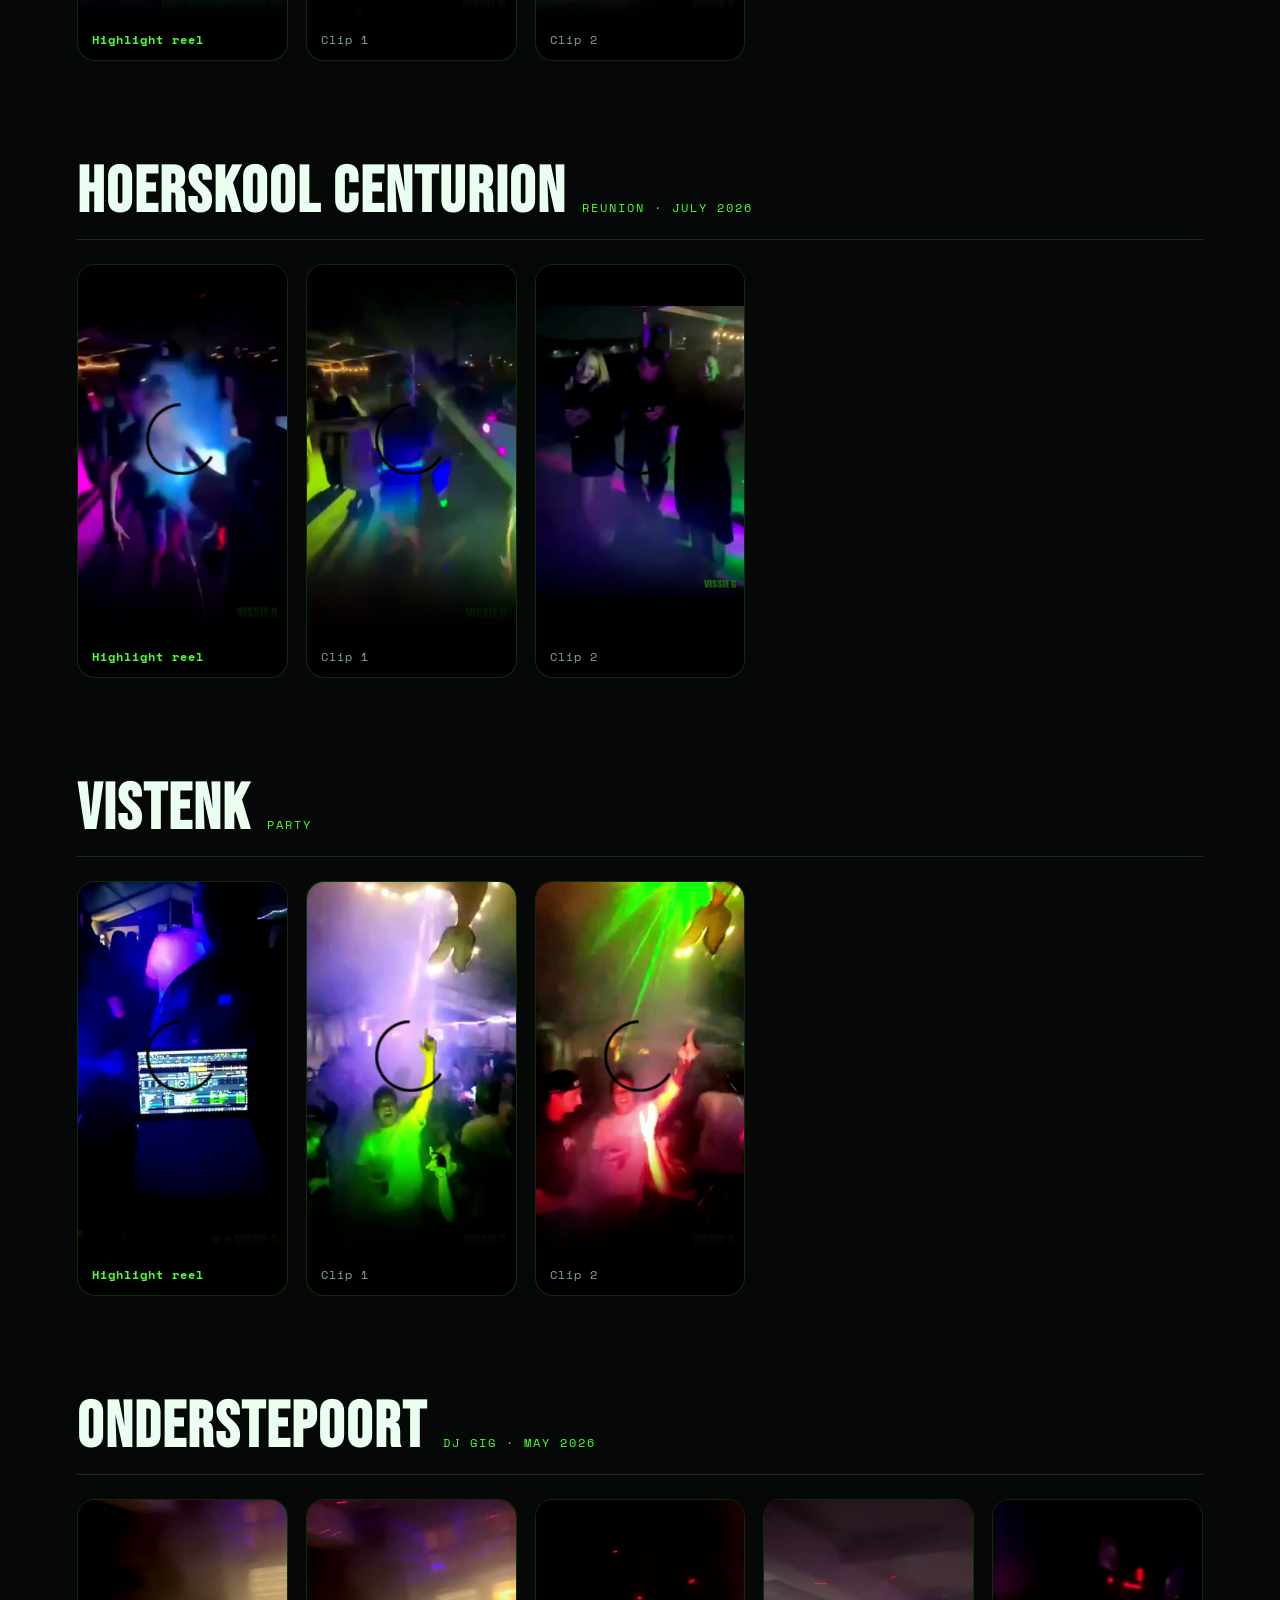
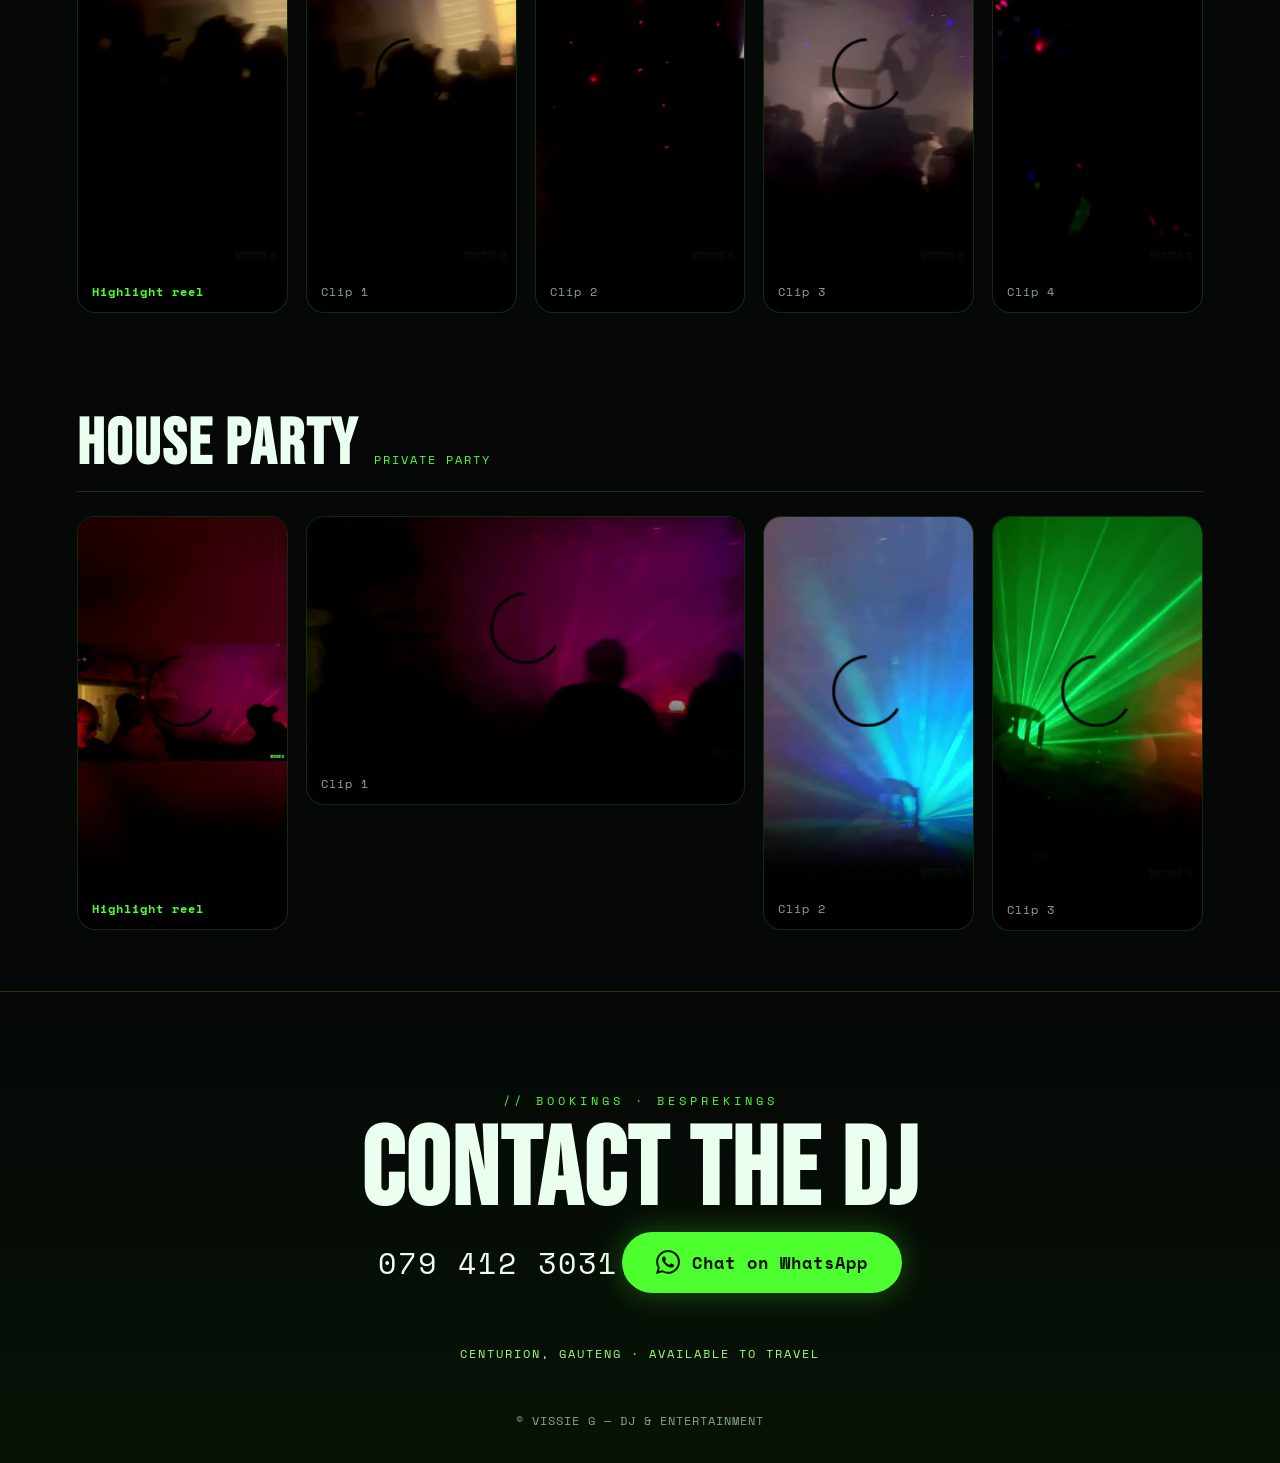
<file: preview.html>
<!DOCTYPE html><html lang="en"><head><meta charset="UTF-8"><title>VISSIE G &mdash; Videos</title><meta http-equiv="refresh" content="0; url=videos.html"><link rel="canonical" href="videos.html"></head><body><a href="videos.html">Videos</a></body></html>
</file>
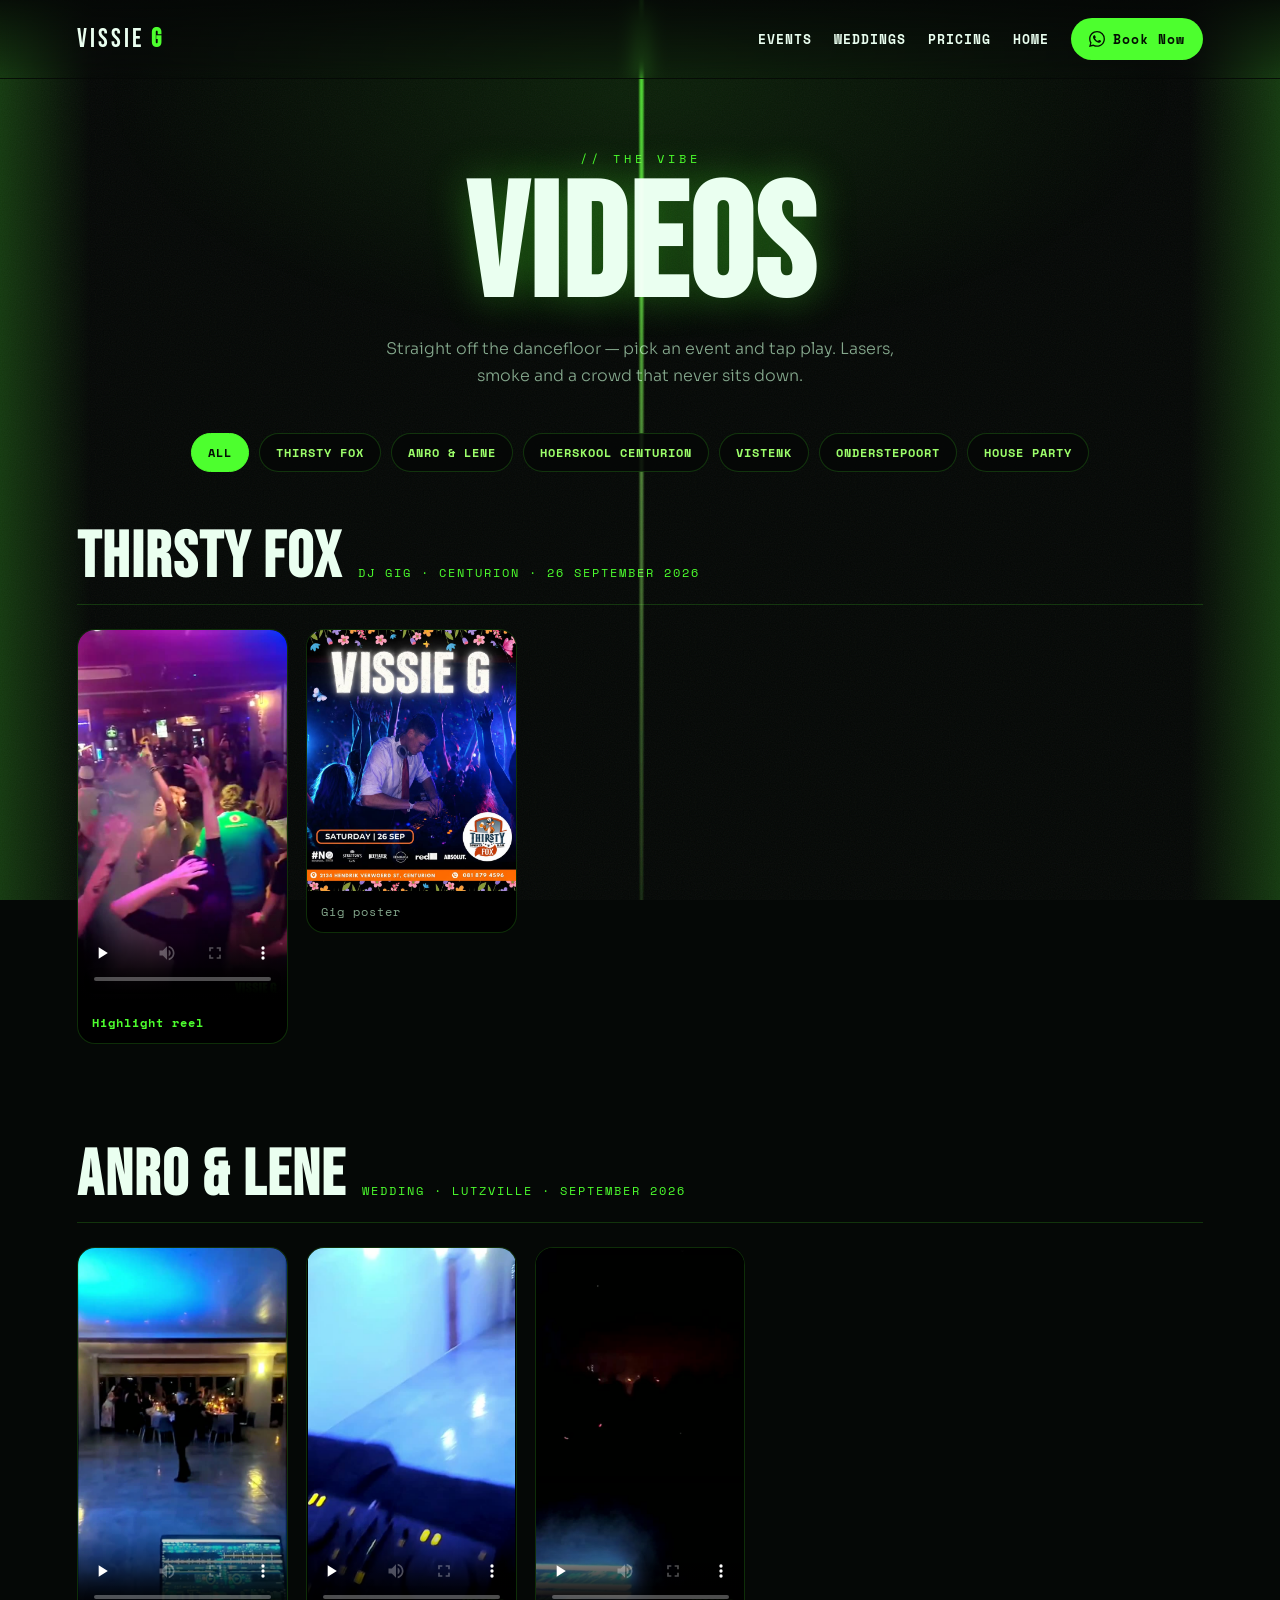
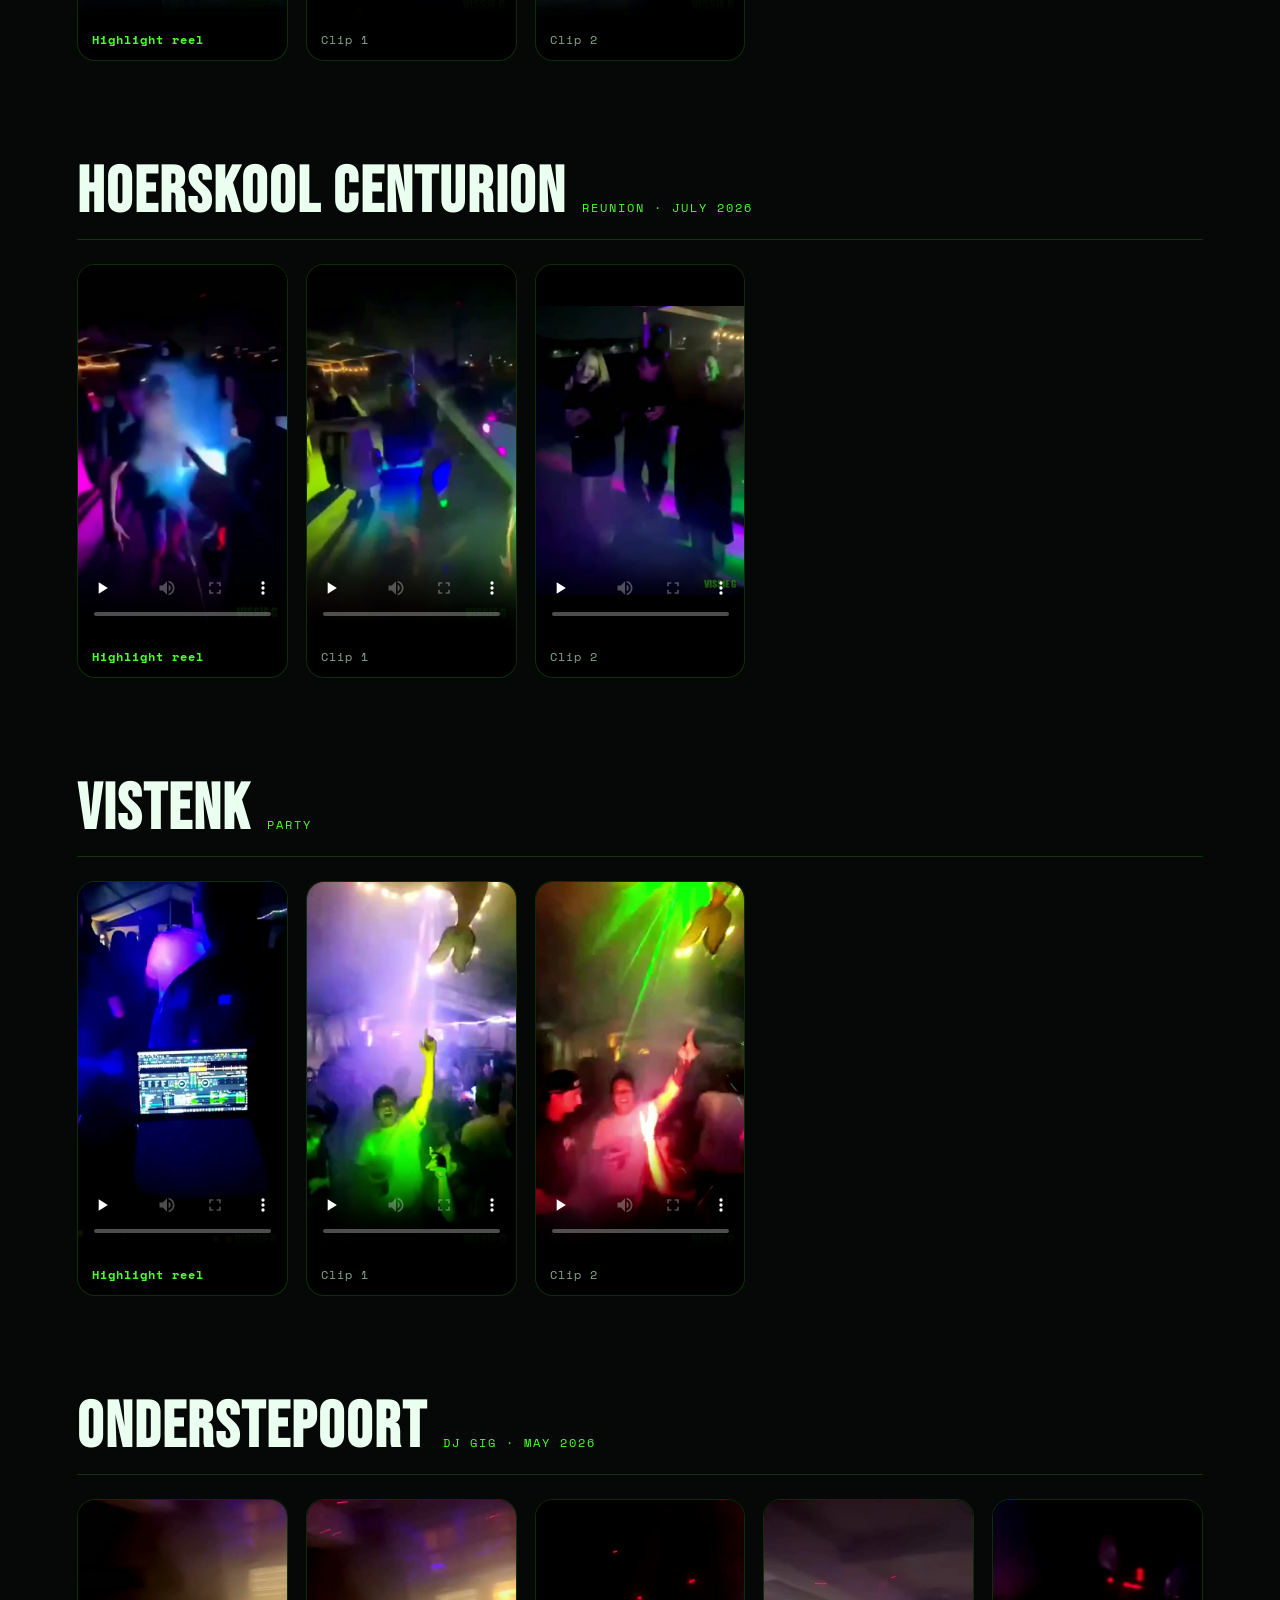
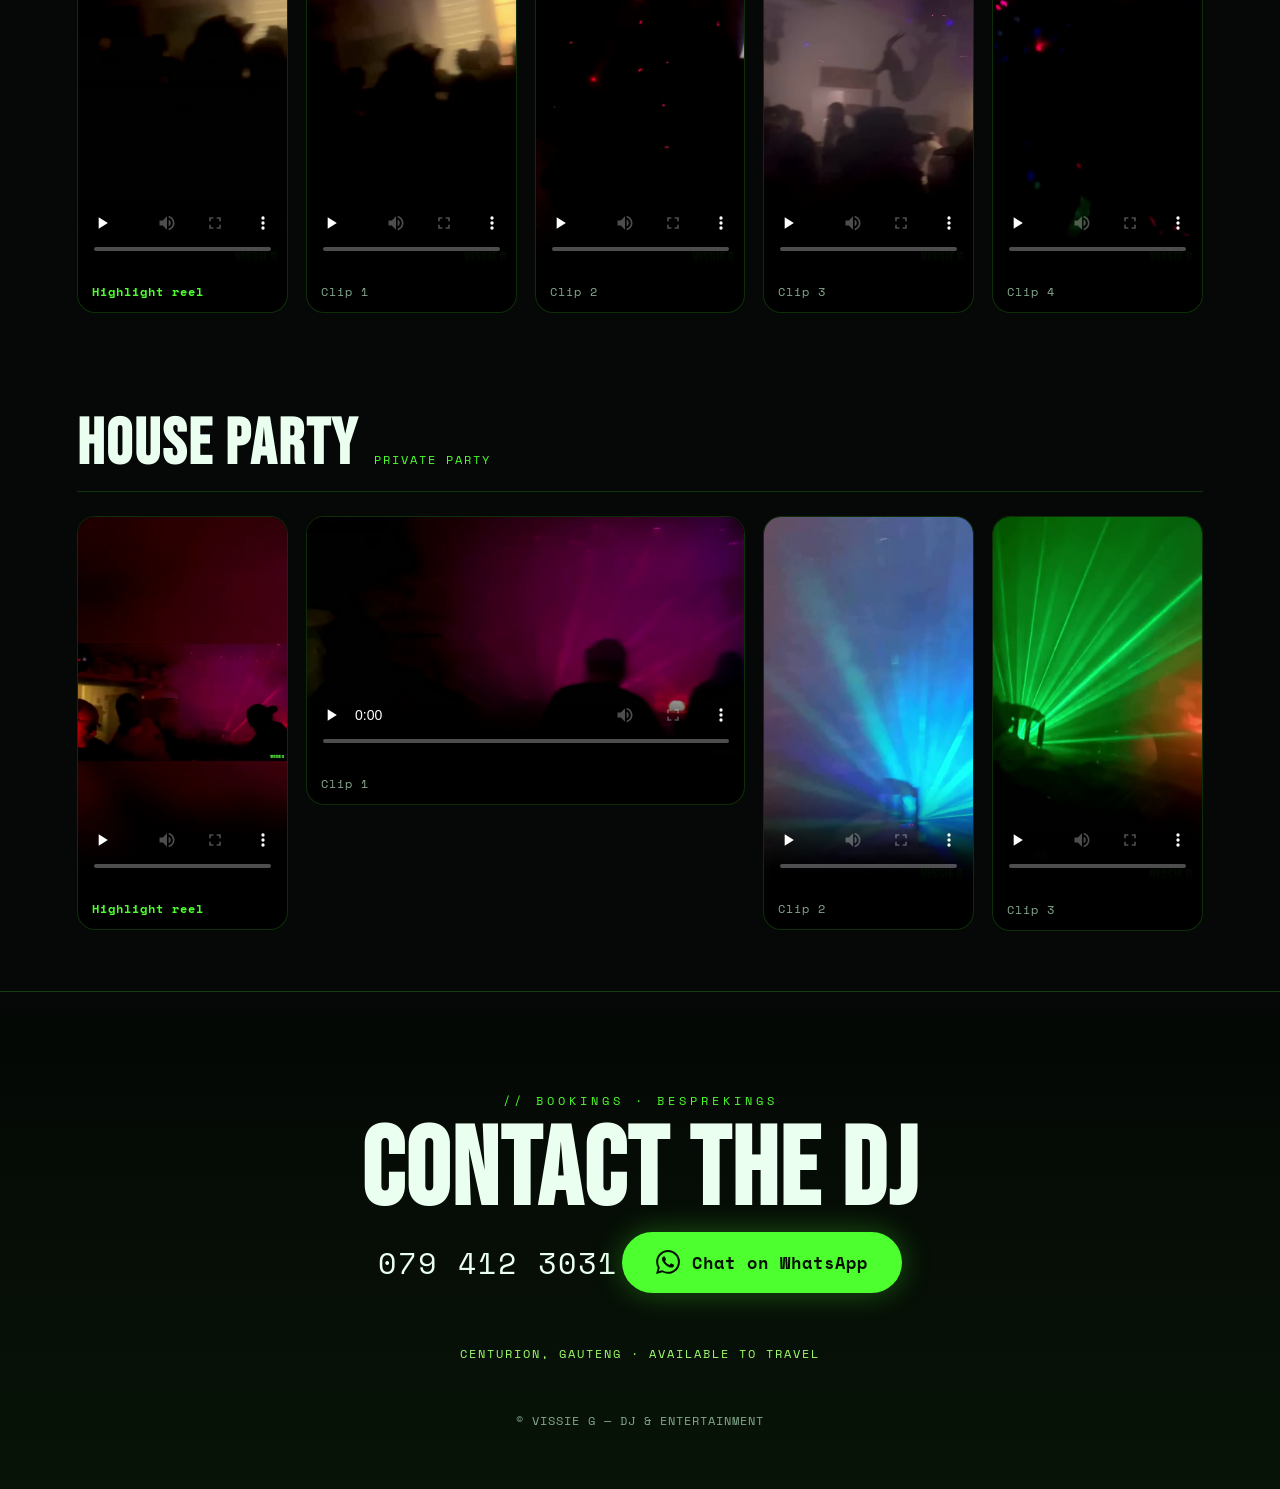
<file: videos.html>
<!DOCTYPE html>
<html lang="en">
<head>
<meta charset="UTF-8">
<meta name="viewport" content="width=device-width, initial-scale=1.0">
<title>DJ Vissie G Videos | Weddings, Parties &amp; Club Gigs in Gauteng</title>
<meta name="description" content="Watch DJ Vissie G live: highlight reels from weddings, reunions, house parties and club gigs in Centurion and across Gauteng.">
<meta name="theme-color" content="#050806">
<meta property="og:type" content="website">
<meta property="og:title" content="DJ Vissie G &mdash; Videos">
<meta property="og:description" content="Highlight reels from weddings, reunions, house parties and club gigs in Centurion and across Gauteng.">
<meta property="og:image" content="https://djvissieg.visserai.co.za/media/og.jpg">
<meta property="og:image:width" content="1200">
<meta property="og:image:height" content="630">
<meta property="og:url" content="https://djvissieg.visserai.co.za/videos">
<meta property="og:site_name" content="DJ Vissie G">
<meta name="twitter:card" content="summary_large_image">
<meta name="twitter:image" content="https://djvissieg.visserai.co.za/media/og.jpg">
<link rel="canonical" href="https://djvissieg.visserai.co.za/videos">
<link rel="icon" type="image/png" sizes="48x48" href="media/favicon-48.png">
<link rel="apple-touch-icon" href="media/apple-touch-icon.png">
<link rel="preconnect" href="https://fonts.googleapis.com">
<link rel="preconnect" href="https://fonts.gstatic.com" crossorigin>
<link href="https://fonts.googleapis.com/css2?family=Bebas+Neue&family=Sora:wght@300;400;600;700&family=Space+Mono:wght@400;700&display=swap" rel="stylesheet">
<link rel="stylesheet" href="style.css?v=20261008">
</head>
<body>

<div class="laser-fx" aria-hidden="true">
  <span class="beam" style="--a1:-24deg;--a2:-8deg;--d:7s"></span>
  <span class="beam" style="--a1:-12deg;--a2:5deg;--d:9s"></span>
  <span class="beam" style="--a1:3deg;--a2:-5deg;--d:6.5s"></span>
  <span class="beam" style="--a1:13deg;--a2:26deg;--d:8s"></span>
  <span class="beam" style="--a1:22deg;--a2:36deg;--d:10s"></span>
  <span class="edge l"></span><span class="edge r"></span>
</div>

<header id="hdr">
  <a class="brand" href="index.html">VISSIE<b> G</b></a>
  <nav class="nav">
    <a class="nav-link hide-sm" href="index.html#events">Events</a>
    <a class="nav-link hide-sm" href="index.html#weddings">Weddings</a>
    <a class="nav-link hide-sm" href="index.html#pricing">Pricing</a>
    <a class="nav-link" href="index.html">Home</a>
    <a class="wa-btn" href="https://wa.me/27794123031?text=Hi%20Vissie%20G%2C%20I'd%20like%20to%20book%20you%20for%20an%20event." target="_blank" rel="noopener">
      <svg viewBox="0 0 24 24"><use href="#wa"/></svg><span>Book Now</span>
    </a>
  </nav>
</header>

<svg width="0" height="0" style="position:absolute" aria-hidden="true"><symbol id="wa" viewBox="0 0 24 24"><path d="M.057 24l1.687-6.163a11.867 11.867 0 01-1.587-5.946C.16 5.335 5.495 0 12.05 0a11.82 11.82 0 018.413 3.488 11.82 11.82 0 013.48 8.414c-.003 6.557-5.338 11.892-11.893 11.892a11.9 11.9 0 01-5.688-1.448L.057 24zm6.597-3.807c1.676.995 3.276 1.591 5.392 1.592 5.448 0 9.886-4.434 9.889-9.885.002-5.462-4.415-9.89-9.881-9.892-5.452 0-9.887 4.434-9.889 9.884a9.83 9.83 0 001.667 5.513l-.999 3.648 3.821-.86zm11.387-5.464c-.074-.124-.272-.198-.57-.347-.297-.149-1.758-.868-2.031-.967-.272-.099-.47-.149-.669.149-.198.297-.768.967-.941 1.165-.173.198-.347.223-.644.074-.297-.149-1.255-.462-2.39-1.475-.883-.788-1.48-1.761-1.653-2.059-.173-.297-.018-.458.13-.606.134-.133.297-.347.446-.521.151-.172.2-.296.3-.495.099-.198.05-.372-.025-.521-.075-.148-.669-1.611-.916-2.206-.242-.579-.487-.501-.669-.51l-.57-.01c-.198 0-.52.074-.792.372s-1.04 1.016-1.04 2.479 1.065 2.876 1.213 3.074c.149.198 2.095 3.2 5.076 4.487.709.306 1.263.489 1.694.626.712.226 1.36.194 1.872.118.571-.085 1.758-.719 2.006-1.413.248-.695.248-1.29.173-1.414z"/></symbol></svg>

<section class="g-hero">
  <div class="lbl">// The Vibe</div>
  <h1>Videos</h1>
  <p>Straight off the dancefloor &mdash; pick an event and tap play. Lasers, smoke and a crowd that never sits down.</p>
</section>

<nav class="tabs" aria-label="Filter by event"><button class="on" data-f="all">All</button><button data-f="thirsty-fox">Thirsty Fox</button><button data-f="anro-lene-wedding">Anro &amp; Lene</button><button data-f="hoerskool-centurion-reunion">Hoerskool Centurion</button><button data-f="vistenk">Vistenk</button><button data-f="onderstepoort">Onderstepoort</button><button data-f="house-party">House Party</button></nav>

<section class="ev" id="thirsty-fox">
  <div class="ev-head"><h2>Thirsty Fox</h2><span>DJ Gig &middot; Centurion &middot; 26 September 2026</span></div>
  <div class="ev-grid">
    <figure><video class="gv" src="media/events/thirsty-fox/reel.mp4" poster="media/events/thirsty-fox/reel.jpg" controls preload="none" playsinline></video><figcaption><b>Highlight reel</b></figcaption></figure>
    <figure><a href="media/events/thirsty-fox/poster.jpg" target="_blank" rel="noopener"><img src="media/events/thirsty-fox/poster.jpg" alt="Thirsty Fox gig poster: Vissie G, Saturday 26 September" width="720" height="900" loading="lazy"></a><figcaption>Gig poster</figcaption></figure>
  </div>
</section>

<section class="ev" id="anro-lene-wedding">
  <div class="ev-head"><h2>Anro &amp; Lene</h2><span>Wedding &middot; Lutzville &middot; September 2026</span></div>
  <div class="ev-grid">
    <figure><video class="gv" src="media/events/anro-lene-wedding/reel.mp4?v=2" poster="media/events/anro-lene-wedding/reel.jpg" controls preload="none" playsinline></video><figcaption><b>Highlight reel</b></figcaption></figure>
    <figure><video class="gv" src="media/events/anro-lene-wedding/clip03.mp4" poster="media/events/anro-lene-wedding/clip03.jpg" controls preload="none" playsinline></video><figcaption>Clip 1</figcaption></figure>
    <figure><video class="gv" src="media/events/anro-lene-wedding/clip04.mp4" poster="media/events/anro-lene-wedding/clip04.jpg" controls preload="none" playsinline></video><figcaption>Clip 2</figcaption></figure>
  </div>
</section>

<section class="ev" id="hoerskool-centurion-reunion">
  <div class="ev-head"><h2>Hoerskool Centurion</h2><span>Reunion &middot; July 2026</span></div>
  <div class="ev-grid">
    <figure><video class="gv" src="media/events/hoerskool-centurion-reunion/reel.mp4?v=2" poster="media/events/hoerskool-centurion-reunion/reel.jpg" controls preload="none" playsinline></video><figcaption><b>Highlight reel</b></figcaption></figure>
    <figure><video class="gv" src="media/events/hoerskool-centurion-reunion/clip01.mp4" poster="media/events/hoerskool-centurion-reunion/clip01.jpg" controls preload="none" playsinline></video><figcaption>Clip 1</figcaption></figure>
    <figure><video class="gv" src="media/events/hoerskool-centurion-reunion/clip02.mp4" poster="media/events/hoerskool-centurion-reunion/clip02.jpg" controls preload="none" playsinline></video><figcaption>Clip 2</figcaption></figure>
  </div>
</section>

<section class="ev" id="vistenk">
  <div class="ev-head"><h2>Vistenk</h2><span>Party</span></div>
  <div class="ev-grid">
    <figure><video class="gv" src="media/events/vistenk/reel.mp4?v=2" poster="media/events/vistenk/reel.jpg" controls preload="none" playsinline></video><figcaption><b>Highlight reel</b></figcaption></figure>
    <figure><video class="gv" src="media/events/vistenk/clip01.mp4" poster="media/events/vistenk/clip01.jpg" controls preload="none" playsinline></video><figcaption>Clip 1</figcaption></figure>
    <figure><video class="gv" src="media/events/vistenk/clip02.mp4" poster="media/events/vistenk/clip02.jpg" controls preload="none" playsinline></video><figcaption>Clip 2</figcaption></figure>
  </div>
</section>

<section class="ev" id="onderstepoort">
  <div class="ev-head"><h2>Onderstepoort</h2><span>DJ Gig &middot; May 2026</span></div>
  <div class="ev-grid">
    <figure><video class="gv" src="media/events/onderstepoort/reel.mp4?v=2" poster="media/events/onderstepoort/reel.jpg" controls preload="none" playsinline></video><figcaption><b>Highlight reel</b></figcaption></figure>
    <figure><video class="gv" src="media/events/onderstepoort/clip01.mp4" poster="media/events/onderstepoort/clip01.jpg" controls preload="none" playsinline></video><figcaption>Clip 1</figcaption></figure>
    <figure><video class="gv" src="media/events/onderstepoort/clip02.mp4" poster="media/events/onderstepoort/clip02.jpg" controls preload="none" playsinline></video><figcaption>Clip 2</figcaption></figure>
    <figure><video class="gv" src="media/events/onderstepoort/clip03.mp4" poster="media/events/onderstepoort/clip03.jpg" controls preload="none" playsinline></video><figcaption>Clip 3</figcaption></figure>
    <figure><video class="gv" src="media/events/onderstepoort/clip04.mp4" poster="media/events/onderstepoort/clip04.jpg" controls preload="none" playsinline></video><figcaption>Clip 4</figcaption></figure>
  </div>
</section>

<section class="ev" id="house-party">
  <div class="ev-head"><h2>House Party</h2><span>Private Party</span></div>
  <div class="ev-grid">
    <figure><video class="gv" src="media/events/house-party/reel.mp4?v=2" poster="media/events/house-party/reel.jpg" controls preload="none" playsinline></video><figcaption><b>Highlight reel</b></figcaption></figure>
    <figure class="wide"><video class="gv" src="media/events/house-party/clip01.mp4" poster="media/events/house-party/clip01.jpg" controls preload="none" playsinline></video><figcaption>Clip 1</figcaption></figure>
    <figure><video class="gv" src="media/events/house-party/clip02.mp4" poster="media/events/house-party/clip02.jpg" controls preload="none" playsinline></video><figcaption>Clip 2</figcaption></figure>
    <figure><video class="gv" src="media/events/house-party/clip03.mp4" poster="media/events/house-party/clip03.jpg" controls preload="none" playsinline></video><figcaption>Clip 3</figcaption></figure>
  </div>
</section>

<footer id="contact">
  <div class="lbl">// Bookings &middot; Besprekings</div>
  <h2>Contact The DJ</h2>
  <a class="phone" href="tel:+27794123031">079 412 3031</a>
  <a class="wa-big" href="https://wa.me/27794123031?text=Hi%20Vissie%20G%2C%20I'd%20like%20to%20book%20you%20for%20an%20event." target="_blank" rel="noopener">
    <svg viewBox="0 0 24 24"><use href="#wa"/></svg>
    Chat on WhatsApp
  </a>
  <div class="area">Centurion, Gauteng &middot; available to travel</div>
  <div class="copy">&copy; VISSIE G &mdash; DJ &amp; ENTERTAINMENT</div>
</footer>

<a class="wa-float" href="https://wa.me/27794123031?text=Hi%20Vissie%20G%2C%20I'd%20like%20to%20book%20you%20for%20an%20event." target="_blank" rel="noopener" aria-label="Book on WhatsApp"><svg viewBox="0 0 24 24"><use href="#wa"/></svg></a>

<script src="site.js?v=20261008"></script>
</body>
</html>
</file>
<file: style.css>
:root{--bg:#050806;--panel:#0e1610;--neon:#4dff2e;--neon-soft:#9dff6b;--neon-deep:#0a7a1f;--text:#eafff0;--muted:#84a78c;--line:rgba(77,255,46,.18)}
  *{margin:0;padding:0;box-sizing:border-box}
  html{scroll-behavior:smooth}
  body{background:var(--bg);color:var(--text);font-family:'Sora',sans-serif;overflow-x:hidden;position:relative}
  body::before{content:"";position:fixed;inset:0;pointer-events:none;z-index:1;opacity:.05;
    background-image:url("data:image/svg+xml,%3Csvg xmlns='http://www.w3.org/2000/svg' width='160' height='160'%3E%3Cfilter id='n'%3E%3CfeTurbulence type='fractalNoise' baseFrequency='0.85' numOctaves='2'/%3E%3C/filter%3E%3Crect width='100%25' height='100%25' filter='url(%23n)'/%3E%3C/svg%3E")}
  body::after{content:"";position:fixed;top:-30%;left:50%;transform:translateX(-50%);width:120vw;height:80vh;pointer-events:none;z-index:0;background:radial-gradient(closest-side,rgba(77,255,46,.10),transparent 70%)}
  /* ===== AMBIENT RIG FX: site-wide laser + smoke ===== */
  .laser-fx{position:fixed;inset:0;z-index:40;pointer-events:none;overflow:hidden;mix-blend-mode:screen}
  .beam{position:absolute;top:-12vh;left:50%;width:3px;height:175vh;transform-origin:top center;
    background:linear-gradient(to bottom,rgba(77,255,46,.42),rgba(157,255,107,.14) 38%,transparent 74%);
    filter:blur(1px);animation:sweep var(--d) ease-in-out infinite alternate}
  @keyframes sweep{from{transform:rotate(var(--a1))}to{transform:rotate(var(--a2))}}
  .edge{position:absolute;top:0;bottom:0;width:90px;animation:flick 4.5s ease-in-out infinite}
  .edge.l{left:0;background:linear-gradient(90deg,rgba(77,255,46,.20),transparent)}
  .edge.r{right:0;background:linear-gradient(270deg,rgba(77,255,46,.20),transparent);animation-delay:-2.2s}
  @keyframes flick{0%,100%{opacity:.16}50%{opacity:.5}}
      @media(prefers-reduced-motion:reduce){.beam,.edge{animation:none;opacity:.4}}

  header{position:fixed;top:0;left:0;right:0;z-index:50;display:flex;justify-content:space-between;align-items:center;padding:18px 6vw;backdrop-filter:blur(10px);background:linear-gradient(180deg,rgba(5,8,6,.85),rgba(5,8,6,0));border-bottom:1px solid transparent;transition:.3s}
  header.scrolled{border-bottom:1px solid var(--line);background:rgba(5,8,6,.92)}
  .brand{font-family:'Bebas Neue';font-size:26px;letter-spacing:3px}
  .brand b{color:var(--neon)}
  .wa-btn{display:inline-flex;align-items:center;gap:8px;font-family:'Space Mono';font-size:13px;font-weight:700;letter-spacing:1px;color:#031003;background:var(--neon);padding:11px 18px;border-radius:40px;text-decoration:none;transition:.25s}
  .wa-btn:hover{transform:translateY(-2px);box-shadow:0 8px 26px rgba(77,255,46,.4)}
  .wa-btn svg{width:16px;height:16px;fill:#031003}

  /* HERO - photo more visible, focused on face */
  .hero{min-height:100vh;position:relative;z-index:2;display:flex;flex-direction:column;justify-content:center;align-items:center;text-align:center;padding:120px 6vw 60px;
    background:
      linear-gradient(rgba(5,8,6,.28) 0%,rgba(5,8,6,.34) 42%,rgba(5,8,6,.74) 82%,var(--bg) 100%),
      radial-gradient(circle at 50% 36%,rgba(77,255,46,.14),transparent 62%),
      url("media/hero-bg.jpg");
    background-size:cover,cover,cover;background-position:center,center 48%,center 54%}
  .hero::before{content:"";position:absolute;inset:0;pointer-events:none;background-image:linear-gradient(rgba(77,255,46,.05) 1px,transparent 1px),linear-gradient(90deg,rgba(77,255,46,.05) 1px,transparent 1px);background-size:60px 60px;mask-image:linear-gradient(transparent,#000 55%,#000 75%,transparent)}
  .hero>*{position:relative}
  .kicker{font-family:'Space Mono';color:var(--neon);letter-spacing:6px;font-size:13px;text-transform:uppercase;margin-bottom:18px;text-shadow:0 0 12px rgba(0,0,0,.8);opacity:0;animation:rise .8s .1s forwards}
  .hero h1{font-family:'Bebas Neue';line-height:.82;letter-spacing:2px;font-size:clamp(80px,22vw,300px);text-shadow:0 0 30px rgba(0,0,0,.7),0 0 60px rgba(77,255,46,.35);opacity:0;animation:rise .9s .25s forwards}
  .hero h1 span{color:var(--neon)}
  .slogan{margin-top:20px;font-family:'Sora';font-style:normal;font-weight:600;letter-spacing:5px;text-transform:uppercase;color:var(--neon-soft);font-size:clamp(15px,2.6vw,22px);text-shadow:0 0 20px rgba(0,0,0,.95);opacity:0;animation:rise .9s .38s forwards}
  .hero p.tag{margin-top:14px;max-width:560px;font-weight:300;font-size:clamp(15px,2.2vw,18px);line-height:1.6;text-shadow:0 1px 18px rgba(0,0,0,.95);opacity:0;animation:rise .9s .5s forwards}
  .eq{display:flex;gap:6px;align-items:flex-end;height:60px;margin-top:42px;opacity:0;animation:rise .9s .62s forwards}
  .eq span{width:7px;background:linear-gradient(var(--neon),var(--neon-deep));border-radius:4px;animation:bounce 1.1s ease-in-out infinite}
  .eq span:nth-child(1){height:24px;animation-delay:0s}.eq span:nth-child(2){height:46px;animation-delay:.15s}.eq span:nth-child(3){height:60px;animation-delay:.3s}.eq span:nth-child(4){height:34px;animation-delay:.45s}.eq span:nth-child(5){height:54px;animation-delay:.2s}.eq span:nth-child(6){height:28px;animation-delay:.5s}.eq span:nth-child(7){height:48px;animation-delay:.1s}
  @keyframes bounce{0%,100%{transform:scaleY(.35)}50%{transform:scaleY(1)}}
  @keyframes rise{to{opacity:1;transform:translateY(0)}}
  .kicker,.hero h1,.slogan,.hero p.tag,.eq{transform:translateY(24px)}

  section.block{position:relative;z-index:2;padding:110px 6vw}
  .sec-head{margin-bottom:48px;max-width:720px}
  .sec-head .lbl{font-family:'Space Mono';color:var(--neon);letter-spacing:4px;font-size:12px;text-transform:uppercase}
  .sec-head h2{font-family:'Bebas Neue';font-size:clamp(42px,8vw,90px);letter-spacing:2px;line-height:.9;margin-top:14px}
  .sec-head p{color:var(--muted);margin-top:16px;font-weight:300;line-height:1.7;max-width:560px}

  /* PRICING */
  .price-grid{display:grid;grid-template-columns:repeat(auto-fit,minmax(240px,1fr));gap:24px}
  .price-card{border:1px solid var(--line);border-radius:20px;background:var(--panel);padding:34px 28px;text-align:center;transition:.3s;position:relative}
  .price-card:hover{transform:translateY(-8px);border-color:var(--neon);box-shadow:0 20px 44px rgba(0,0,0,.5),0 0 30px rgba(77,255,46,.15)}
  .price-card .pc-type{font-family:'Space Mono';font-size:12px;letter-spacing:3px;text-transform:uppercase;color:var(--muted)}
  .price-card .pc-amount{font-family:'Bebas Neue';font-size:clamp(46px,8vw,64px);letter-spacing:2px;color:var(--neon);line-height:1;margin:14px 0 4px}
  .price-note{margin-top:34px;text-align:center;font-weight:300;color:var(--muted);line-height:1.7;font-size:15px}
  .price-note b{color:var(--neon-soft);font-weight:600}
  .price-addon{display:inline-flex;align-items:center;gap:10px;margin-top:22px;font-family:'Space Mono';font-size:13px;font-weight:700;letter-spacing:1px;color:var(--neon-soft);border:1px solid var(--line);border-radius:30px;padding:11px 20px}
  .price-addon b{color:var(--neon)}

  /* GENRE CARDS - friendlier, artists shown */
  .grid{display:grid;grid-template-columns:repeat(auto-fit,minmax(280px,1fr));gap:24px}
  .gcard{border-radius:20px;overflow:hidden;background:var(--panel);border:1px solid var(--line);transition:.3s;position:relative;display:flex;flex-direction:column}
  .gcard:hover{transform:translateY(-8px);border-color:var(--neon);box-shadow:0 20px 44px rgba(0,0,0,.5),0 0 30px rgba(77,255,46,.15)}
  /* === IMAGE AREA: to use a real photo, set a background-image on .gcard-art
     and delete/hide the inline <svg>. e.g. background-image:url('images/house.jpg') === */
  .gcard-art{position:relative;height:172px;display:grid;place-items:center;color:var(--neon)}
  .gcard-art svg{width:78%;height:78%;filter:drop-shadow(0 0 8px rgba(77,255,46,.35))}
  .gcard.house .gcard-art{background:linear-gradient(135deg,#0a7a1f33,#04100644),radial-gradient(circle at 70% 20%,rgba(77,255,46,.18),transparent 55%)}
  .gcard.eighties .gcard-art{background:linear-gradient(135deg,#063d1855,#0a0f0644)}
  .gcard.pop .gcard-art{background:linear-gradient(135deg,#0e5a2455,#050b0444)}
  .gcard.sokkie .gcard-art{background:linear-gradient(135deg,#1b3a2255,#04100644)}
  .gcard-art::after{content:"";position:absolute;inset:0;background:linear-gradient(transparent 55%,var(--panel))}
  .spec-badge{position:absolute;top:14px;left:14px;z-index:3;font-family:'Space Mono';font-size:11px;font-weight:700;letter-spacing:1px;color:#031003;background:var(--neon);padding:6px 12px;border-radius:30px}
  .gcard-body{padding:24px;flex:1;display:flex;flex-direction:column}
  .gcard-body h4{font-family:'Bebas Neue';font-size:32px;letter-spacing:1px}
  .gcard-body p{color:var(--muted);font-size:14px;font-weight:300;margin-top:6px;line-height:1.55}
  .chips{margin-top:18px}
  .chip-lbl{font-family:'Space Mono';font-size:10px;letter-spacing:2px;color:var(--neon);text-transform:uppercase;margin-bottom:10px}
  .chip-row{display:flex;flex-wrap:wrap;gap:8px}
  .chip-row span{font-family:'Space Mono';font-size:12px;font-weight:700;padding:7px 13px;border:1px solid var(--line);border-radius:30px;color:var(--neon-soft);transition:.2s}
  .chip-row span:hover{background:var(--neon);color:#031003;border-color:var(--neon)}

  /* RIG */
  .rig-grid{display:grid;grid-template-columns:repeat(auto-fit,minmax(280px,1fr));gap:24px}
  .rig-card{border:1px solid var(--line);border-radius:20px;overflow:hidden;transition:.3s;background:var(--panel)}
  .rig-card:hover{border-color:var(--neon);box-shadow:0 0 30px rgba(77,255,46,.14);transform:translateY(-6px)}
  /* === IMAGE AREA: swap for a real photo of your gear via background-image === */
  .rig-art{height:180px;display:grid;place-items:center;color:var(--neon);background:linear-gradient(135deg,rgba(77,255,46,.06),transparent);position:relative}
  .rig-art svg{width:72%;height:72%;filter:drop-shadow(0 0 8px rgba(77,255,46,.4))}
  .rig-art::after{content:"";position:absolute;inset:0;background:linear-gradient(transparent 60%,var(--panel))}
  .rig-info{padding:22px 24px;display:flex;align-items:baseline;justify-content:space-between;gap:10px;flex-wrap:wrap}
  .rig-info h4{font-family:'Bebas Neue';font-size:26px;letter-spacing:1px}
  .rig-info .t{font-family:'Space Mono';font-size:11px;letter-spacing:2px;color:var(--muted);text-transform:uppercase}

  .cta-band{position:relative;z-index:2;text-align:center;padding:110px 6vw 0}
  .cta-band h2{font-family:'Bebas Neue';font-size:clamp(50px,11vw,130px);letter-spacing:2px;line-height:.9;
    text-shadow:0 0 34px rgba(77,255,46,.4);animation:pulseGlow 2.6s ease-in-out infinite}
  .cta-band h2 span{color:var(--neon)}
  @keyframes pulseGlow{0%,100%{text-shadow:0 0 26px rgba(77,255,46,.3)}50%{text-shadow:0 0 50px rgba(77,255,46,.6)}}
  @media(prefers-reduced-motion:reduce){.cta-band h2{animation:none}}
  footer{position:relative;z-index:2;text-align:center;padding:100px 6vw 60px;border-top:1px solid var(--line);background:linear-gradient(180deg,transparent,rgba(77,255,46,.05))}
  footer .lbl{font-family:'Space Mono';color:var(--neon);letter-spacing:4px;font-size:12px;text-transform:uppercase}
  footer h2{font-family:'Bebas Neue';font-size:clamp(48px,10vw,110px);letter-spacing:2px;line-height:.9;margin:14px 0 10px}
  footer .phone{font-family:'Space Mono';font-size:clamp(20px,4vw,30px);letter-spacing:2px;margin-bottom:34px}
  .wa-big{display:inline-flex;align-items:center;gap:12px;font-family:'Space Mono';font-weight:700;letter-spacing:1px;font-size:17px;color:#031003;background:var(--neon);padding:18px 34px;border-radius:50px;text-decoration:none;transition:.25s;box-shadow:0 0 30px rgba(77,255,46,.3)}
  .wa-big:hover{transform:translateY(-3px) scale(1.02);box-shadow:0 12px 40px rgba(77,255,46,.5)}
  .wa-big svg{width:24px;height:24px;fill:#031003}
  footer .copy{margin-top:50px;color:var(--muted);font-size:12px;font-family:'Space Mono';letter-spacing:1px}

  @media(max-width:600px){header{padding:14px 6vw}.wa-btn span{display:none}}

  .hero>.kicker,.hero>h1,.hero>.slogan,.hero>.eq{z-index:2}

  /* ===== MOMENTS GALLERY (added) ===== */
  .m-grid{display:grid;grid-template-columns:repeat(auto-fit,minmax(210px,1fr));gap:18px}
  .m-item{position:relative;border-radius:18px;overflow:hidden;border:1px solid var(--line);background:#000;aspect-ratio:3/4;cursor:pointer;transition:.3s}
  .m-item:hover{border-color:var(--neon);box-shadow:0 16px 40px rgba(0,0,0,.5),0 0 26px rgba(77,255,46,.18);transform:translateY(-6px)}
  .m-item video,.m-item img{width:100%;height:100%;object-fit:cover;display:block}
  .m-item .m-play{position:absolute;inset:0;display:grid;place-items:center;pointer-events:none;transition:opacity .25s;
    background:radial-gradient(circle at 50% 45%,rgba(5,8,6,.12),rgba(5,8,6,.55))}
  .m-item.playing .m-play{opacity:0}
  .m-play svg{width:56px;height:56px}
  .m-play circle{fill:rgba(5,8,6,.5);stroke:var(--neon);stroke-width:2}
  .m-play path{fill:var(--neon)}
  .m-tag{position:absolute;left:12px;bottom:11px;z-index:3;font-family:'Space Mono';font-size:11px;font-weight:700;
    letter-spacing:1px;color:var(--text);text-shadow:0 1px 8px #000;pointer-events:none}
  .m-item.is-photo{cursor:default}
  .m-item:focus-visible{outline:2px solid var(--neon);outline-offset:3px}
  .nav{display:flex;align-items:center;gap:22px}
  .nav-link{font-family:'Space Mono';font-size:13px;font-weight:700;letter-spacing:1px;color:var(--text);text-decoration:none;text-transform:uppercase;transition:.2s}
  .nav-link:hover{color:var(--neon)}

  /* ===== 2026 refresh ===== */
  a.brand{color:var(--text);text-decoration:none}
  .neon{color:var(--neon)}
  .hero-cta{display:flex;gap:14px;flex-wrap:wrap;justify-content:center;margin-top:30px;opacity:0;transform:translateY(24px);animation:rise .9s .5s forwards;z-index:2}
  .btn-solid,.btn-ghost{display:inline-flex;align-items:center;gap:8px;font-family:'Space Mono';font-size:14px;font-weight:700;letter-spacing:1px;text-transform:uppercase;padding:15px 26px;border-radius:40px;text-decoration:none;transition:.25s}
  .btn-solid{color:#031003;background:var(--neon);box-shadow:0 0 26px rgba(77,255,46,.35)}
  .btn-solid:hover{transform:translateY(-2px);box-shadow:0 10px 34px rgba(77,255,46,.55)}
  .btn-ghost{color:var(--neon-soft);border:1px solid var(--line);background:rgba(5,8,6,.45);backdrop-filter:blur(6px)}
  .btn-ghost:hover{border-color:var(--neon);color:var(--neon)}

  .stats{position:relative;z-index:2;display:grid;grid-template-columns:repeat(4,1fr);max-width:1100px;margin:-30px auto 0;border:1px solid var(--line);border-radius:20px;background:rgba(14,22,16,.85);backdrop-filter:blur(8px)}
  .stats div{padding:22px 16px;text-align:center;border-right:1px solid var(--line)}
  .stats div:last-child{border-right:0}
  .stats b{display:block;font-family:'Bebas Neue';font-size:34px;letter-spacing:2px;color:var(--neon);line-height:1}
  .stats span{font-family:'Space Mono';font-size:11px;letter-spacing:2px;text-transform:uppercase;color:var(--muted)}
  @media(max-width:700px){.stats{grid-template-columns:repeat(2,1fr);margin:0 6vw}.stats div:nth-child(2){border-right:0}.stats div:nth-child(-n+2){border-bottom:1px solid var(--line)}}

  .about{display:grid;grid-template-columns:1fr 1fr;gap:56px;align-items:center;max-width:1200px}
  .about .sec-head{margin-bottom:0}
  .about-pics{position:relative;aspect-ratio:4/5}
  .about-pics img{position:absolute;border-radius:20px;border:1px solid var(--line);object-fit:cover;box-shadow:0 24px 60px rgba(0,0,0,.6)}
  .about-pics img:first-child{left:0;top:0;width:78%;height:88%}
  .about-pics img:last-child{right:0;bottom:0;width:48%;height:52%;border-color:var(--neon);box-shadow:0 0 30px rgba(77,255,46,.25),0 24px 60px rgba(0,0,0,.6)}
  .ticks{list-style:none;margin-top:24px;display:grid;gap:12px}
  .ticks li{padding-left:28px;position:relative;font-weight:300;line-height:1.5}
  .ticks li::before{content:"";position:absolute;left:0;top:6px;width:12px;height:12px;border-radius:50%;background:var(--neon);box-shadow:0 0 12px rgba(77,255,46,.6)}
  @media(max-width:860px){.about{grid-template-columns:1fr;gap:40px}.about-pics{max-width:460px;width:100%;margin:0 auto}}

  .m-tag{font-family:'Bebas Neue';font-size:24px;letter-spacing:1px;left:14px;bottom:14px;line-height:1}
  .m-tag small{display:block;font-family:'Space Mono';font-size:10px;letter-spacing:2px;color:var(--neon);text-transform:uppercase;margin-bottom:4px}
  .m-item::after{content:"";position:absolute;inset:auto 0 0 0;height:40%;background:linear-gradient(transparent,rgba(5,8,6,.85));pointer-events:none;transition:opacity .25s}
  .m-item.playing::after,.m-item.playing .m-tag{opacity:0}
  .more{text-align:center;margin-top:36px}

  .price-card{padding:38px 28px 30px}
  .price-card .pc-amount{margin:12px 0 18px}
  .pc-list{list-style:none;display:grid;gap:10px;border-top:1px solid var(--line);padding-top:18px}
  .pc-list li{font-size:14px;font-weight:300;color:var(--text)}
  .price-card.featured{border-color:var(--neon);box-shadow:0 0 34px rgba(77,255,46,.16)}
  .pc-badge{position:absolute;top:-13px;left:50%;transform:translateX(-50%);font-family:'Space Mono';font-size:11px;font-weight:700;letter-spacing:1px;text-transform:uppercase;color:#031003;background:var(--neon);padding:5px 14px;border-radius:30px;white-space:nowrap}

  .rig-wrap{display:grid;grid-template-columns:1fr 1.3fr;gap:24px;align-items:stretch}
  .rig-photo{width:100%;height:100%;min-height:320px;object-fit:cover;border-radius:20px;border:1px solid var(--line)}
  .rig-wrap .rig-grid{grid-template-columns:1fr}
  @media(max-width:860px){.rig-wrap{grid-template-columns:1fr}.rig-photo{max-height:420px}}

  footer .phone{display:inline-block;color:var(--text);text-decoration:none}
  footer .phone:hover{color:var(--neon)}
  .wa-float{position:fixed;right:18px;bottom:18px;z-index:60;width:58px;height:58px;border-radius:50%;background:var(--neon);display:grid;place-items:center;box-shadow:0 8px 30px rgba(77,255,46,.45);transition:.25s;opacity:0;pointer-events:none}
  .wa-float.show{opacity:1;pointer-events:auto}
  .wa-float:hover{transform:scale(1.08)}
  .wa-float svg{width:28px;height:28px;fill:#031003}
  @media(max-width:600px){.hide-sm{display:none}.nav{gap:14px}}

  /* ===== VIDEOS PAGE ===== */
  .g-hero{position:relative;z-index:2;padding:150px 6vw 30px;text-align:center}
  .g-hero .lbl{font-family:'Space Mono';color:var(--neon);letter-spacing:4px;font-size:12px;text-transform:uppercase}
  .g-hero h1{font-family:'Bebas Neue';font-size:clamp(64px,14vw,160px);letter-spacing:2px;line-height:.9;margin-top:10px;text-shadow:0 0 40px rgba(77,255,46,.35)}
  .g-hero p{color:var(--muted);font-weight:300;max-width:560px;margin:14px auto 0;line-height:1.7}
  .tabs{position:sticky;top:64px;z-index:45;display:flex;gap:10px;padding:14px 6vw;justify-content:center;flex-wrap:wrap}
  .tabs button{font-family:'Space Mono';font-size:12px;font-weight:700;letter-spacing:1px;text-transform:uppercase;color:var(--neon-soft);background:rgba(5,8,6,.85);border:1px solid var(--line);border-radius:30px;padding:10px 16px;cursor:pointer;white-space:nowrap;transition:.2s}
  .tabs button:hover{border-color:var(--neon)}
  .tabs button.on{background:var(--neon);color:#031003;border-color:var(--neon)}
  .ev{position:relative;z-index:2;padding:40px 6vw 60px}
  .ev[hidden]{display:none}
  .ev-head{display:flex;align-items:baseline;gap:16px;flex-wrap:wrap;margin-bottom:24px;border-bottom:1px solid var(--line);padding-bottom:14px}
  .ev-head h2{font-family:'Bebas Neue';font-size:clamp(36px,6vw,64px);letter-spacing:2px;line-height:1}
  .ev-head span{font-family:'Space Mono';font-size:12px;letter-spacing:2px;color:var(--neon);text-transform:uppercase}
  .ev-grid{display:grid;grid-template-columns:repeat(auto-fill,minmax(200px,1fr));gap:18px;align-items:start}
  .ev-grid figure{margin:0;border-radius:18px;overflow:hidden;border:1px solid var(--line);background:#000;transition:.3s}
  .ev-grid figure:hover{border-color:var(--neon);box-shadow:0 0 26px rgba(77,255,46,.16)}
  .ev-grid video{width:100%;aspect-ratio:9/16;object-fit:contain;display:block;background:#000}
  .ev-grid figure.wide{grid-column:span 2}
  .ev-grid figure.wide video{aspect-ratio:16/9}
  .ev-grid figcaption{font-family:'Space Mono';font-size:12px;letter-spacing:1px;padding:12px 14px;color:var(--muted)}
  .ev-grid figcaption b{color:var(--neon)}
  @media(max-width:520px){.ev-grid{grid-template-columns:1fr 1fr;gap:12px}}
  @media(max-width:600px){
    .tabs{flex-wrap:nowrap;justify-content:flex-start;overflow-x:auto;scrollbar-width:none;padding:12px 16px}
    .tabs::-webkit-scrollbar{display:none}
    .kicker{letter-spacing:3px;font-size:11px}
  }

  /* ===== FAQ + service area ===== */
  .faq{display:grid;gap:12px;max-width:860px}
  .faq details{border:1px solid var(--line);border-radius:16px;background:var(--panel);transition:border-color .2s}
  .faq details[open]{border-color:var(--neon)}
  .faq summary{cursor:pointer;list-style:none;padding:18px 54px 18px 22px;font-weight:600;position:relative;line-height:1.4}
  .faq summary::-webkit-details-marker{display:none}
  .faq summary::after{content:"+";position:absolute;right:22px;top:50%;transform:translateY(-50%);font-family:'Space Mono';font-size:22px;color:var(--neon);transition:transform .2s}
  .faq details[open] summary::after{transform:translateY(-50%) rotate(45deg)}
  .faq summary:focus-visible{outline:2px solid var(--neon);outline-offset:2px;border-radius:16px}
  .faq details p{padding:0 22px 20px;color:var(--muted);font-weight:300;line-height:1.7}
  .pc-list li b{color:var(--neon);font-weight:600}
  footer .area{margin-top:26px;font-family:'Space Mono';font-size:12px;letter-spacing:2px;text-transform:uppercase;color:var(--neon-soft)}

  /* ===== Weddings ===== */
  .w-grid{display:grid;grid-template-columns:repeat(3,1fr);gap:18px}
  @media(max-width:960px){.w-grid{grid-template-columns:repeat(2,1fr)}}
  @media(max-width:600px){.w-grid{grid-template-columns:1fr}}
  .w-card{border:1px solid var(--line);border-radius:20px;background:var(--panel);padding:26px 24px;transition:.3s}
  .w-card:hover{border-color:var(--neon);transform:translateY(-4px);box-shadow:0 0 26px rgba(77,255,46,.14)}
  .w-ico{width:44px;height:44px;border-radius:12px;display:grid;place-items:center;background:rgba(77,255,46,.1);margin-bottom:16px}
  .w-ico svg{width:24px;height:24px;fill:none;stroke:var(--neon);stroke-width:1.8;stroke-linecap:round;stroke-linejoin:round}
  .w-card h4{font-family:'Bebas Neue';font-size:26px;letter-spacing:1px}
  .w-card p{color:var(--muted);font-weight:300;font-size:14px;line-height:1.6;margin-top:6px}
  .w-cta{margin-top:28px;display:flex;align-items:center;justify-content:space-between;gap:18px;flex-wrap:wrap;border:1px solid var(--neon);border-radius:20px;padding:22px 26px;background:rgba(77,255,46,.05)}
  .w-cta b{display:block;font-family:'Bebas Neue';font-size:30px;letter-spacing:1px;color:var(--neon)}
  .w-cta span{font-size:13px;color:var(--muted)}
  .cta-band .af{margin-top:14px;font-family:'Space Mono';font-size:14px;letter-spacing:2px;text-transform:uppercase;color:var(--neon-soft)}
  @media(max-width:860px){.nav{gap:16px}.nav-link{font-size:12px}}

  /* ===== About stats ===== */
  .sec-head p+p{margin-top:12px}
  .about-stats{display:flex;gap:26px;margin-top:22px;flex-wrap:wrap}
  .about-stats b{display:block;font-family:'Bebas Neue';font-size:42px;line-height:1;color:var(--neon)}
  .about-stats span{font-family:'Space Mono';font-size:11px;letter-spacing:2px;text-transform:uppercase;color:var(--muted)}

  /* ===== Upcoming gigs ===== */
  .next-gig{display:inline-flex;white-space:nowrap;align-items:center;gap:10px;margin-bottom:22px;font-family:'Space Mono';font-size:12px;font-weight:700;letter-spacing:1.5px;text-transform:uppercase;color:var(--text);text-decoration:none;border:1px solid var(--neon);border-radius:30px;padding:9px 16px;background:rgba(5,8,6,.6);backdrop-filter:blur(6px);z-index:2;opacity:0;transform:translateY(24px);animation:rise .8s forwards;transition:box-shadow .25s}
  .next-gig[hidden]{display:none}
  .next-gig:hover{box-shadow:0 0 24px rgba(77,255,46,.35)}
  .next-gig i{width:8px;height:8px;border-radius:50%;background:var(--neon);box-shadow:0 0 10px var(--neon);animation:flick 1.6s ease-in-out infinite}
  .next-gig em{font-style:normal;color:var(--muted)}
  .next-gig b{color:var(--neon)}
  .fx-list{list-style:none;display:grid;grid-template-columns:minmax(0,1fr);gap:12px;max-width:860px}
  .fx{display:grid;grid-template-columns:auto 1fr auto;align-items:center;gap:22px;border:1px solid var(--line);border-radius:18px;background:var(--panel);padding:16px 22px;transition:.3s}
  .fx[hidden]{display:none}
  .fx:hover{border-color:var(--neon)}
  .fx.next{border-color:var(--neon);box-shadow:0 0 30px rgba(77,255,46,.14)}
  .fx-date{display:grid;justify-items:center;min-width:60px;padding-right:22px;border-right:1px solid var(--line);font-family:'Space Mono';font-size:11px;letter-spacing:2px;text-transform:uppercase;color:var(--muted)}
  .fx-date b{font-family:'Bebas Neue';font-size:46px;line-height:.95;letter-spacing:1px;color:var(--neon)}
  .fx h4{font-family:'Bebas Neue';font-size:30px;letter-spacing:1px;line-height:1}
  .fx p{color:var(--muted);font-size:13px;font-weight:300;margin-top:5px}
  .fx-badge{display:none;font-family:'Space Mono';font-size:11px;font-weight:700;letter-spacing:1px;text-transform:uppercase;color:#031003;background:var(--neon);padding:6px 12px;border-radius:30px;white-space:nowrap}
  .fx.next .fx-badge{display:inline-block}
  .fx-meta{display:flex;align-items:center;gap:14px}
  .fx-time{font-family:'Space Mono';font-size:13px;font-weight:700;letter-spacing:1px;color:var(--neon-soft);white-space:nowrap}
  @media(max-width:520px){
    .next-gig{font-size:11px;letter-spacing:1px;gap:8px;padding:8px 13px}
    .fx{grid-template-columns:auto 1fr;gap:6px 16px;padding:14px 16px}
    .fx-date{grid-row:span 2;padding-right:16px}
    .fx-info{align-self:end}
    .fx-meta{grid-column:2;align-self:start;flex-direction:row-reverse;flex-wrap:wrap;justify-content:flex-end;gap:6px 10px}
  }
  @media(prefers-reduced-motion:reduce){.next-gig i{animation:none}}
  /* Nav gained a Gigs link: collapse the section links a little earlier so the brand never wraps */
  .brand,.wa-btn{white-space:nowrap}
  @media(max-width:720px){.hide-sm{display:none}.nav{gap:14px}}

  /* Six event reels: one full row on wide screens instead of five plus an orphan */
  @media(min-width:1275px){.m-grid{grid-template-columns:repeat(6,1fr)}}
  .ev-grid img{width:100%;height:auto;display:block}

  @media(max-width:360px){.next-gig{font-size:10px;letter-spacing:.5px;gap:6px;padding:7px 11px}.fx-date{min-width:52px;padding-right:12px}}
  /* ===== Bookings: numbered steps + areas ===== */
  .w-ico.num{font-family:'Bebas Neue';font-size:26px;line-height:1;color:var(--neon)}
  .areas{margin-top:26px}
</file>
